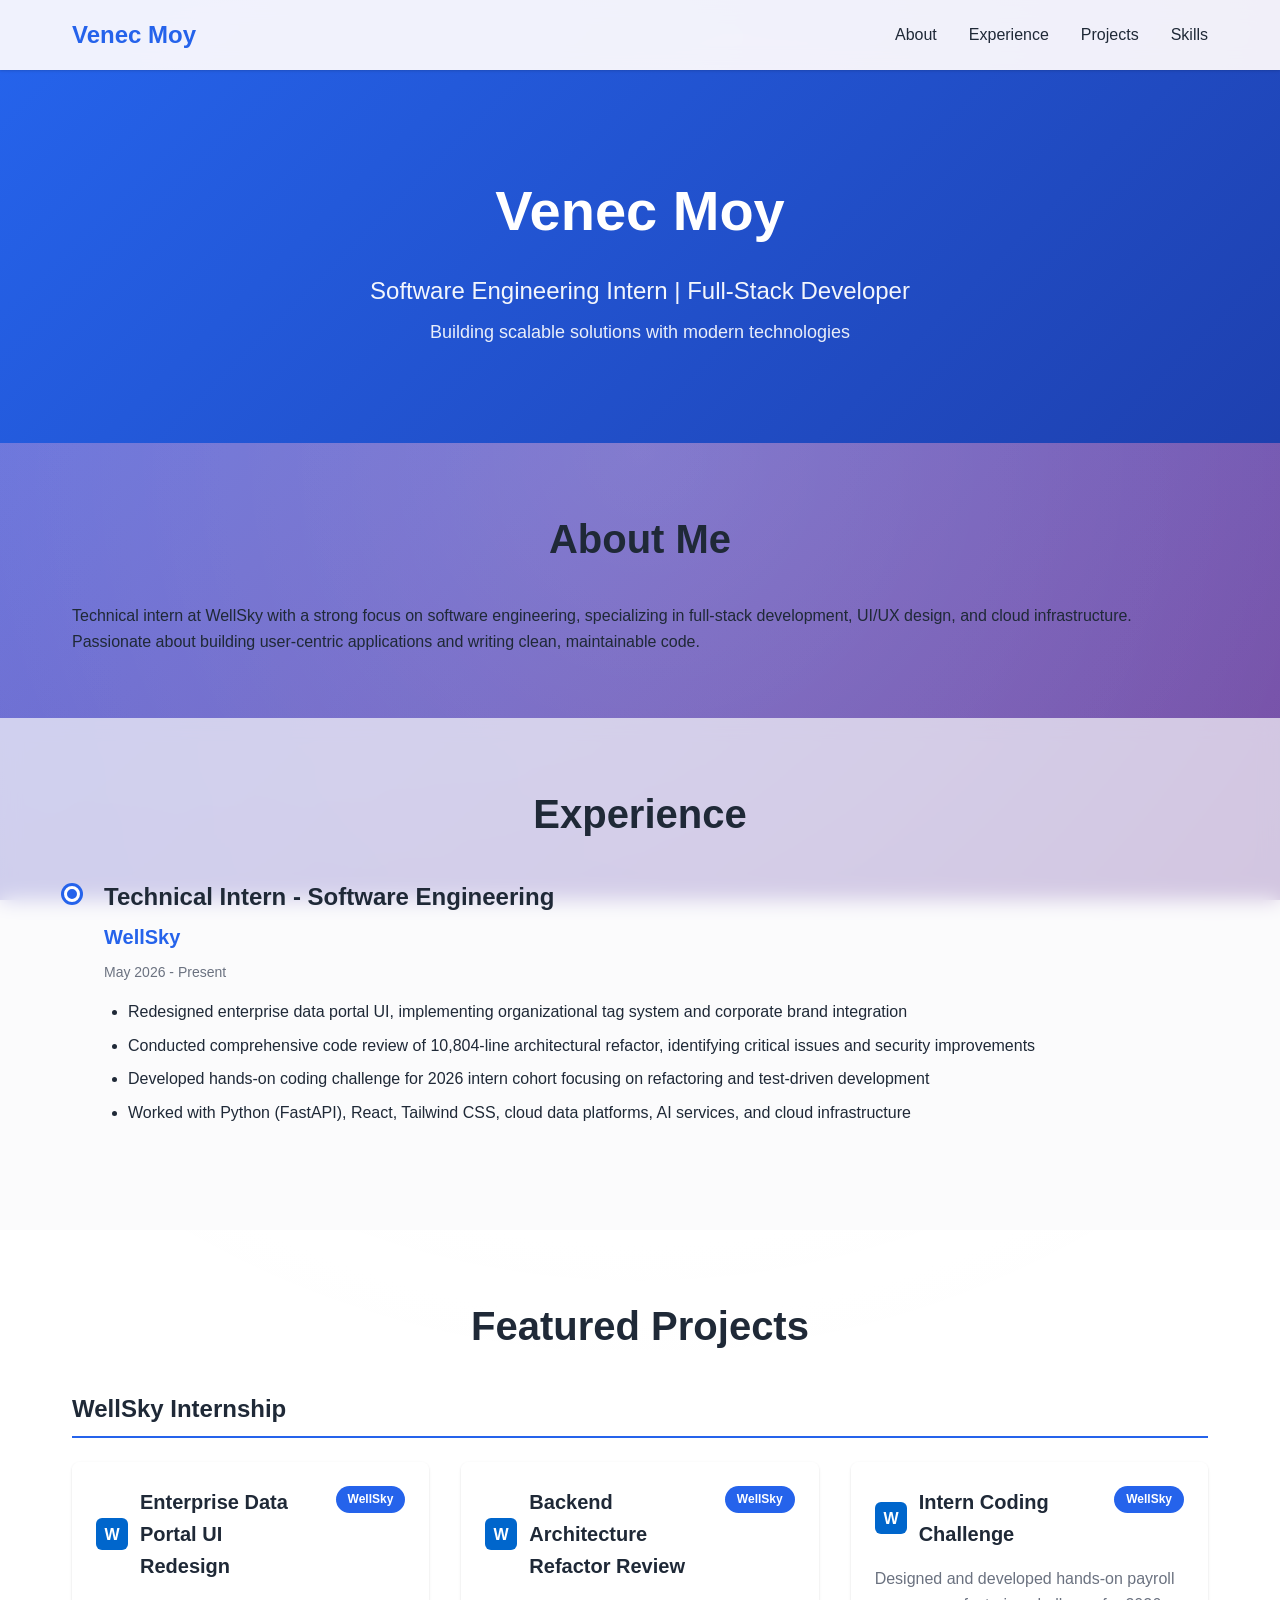
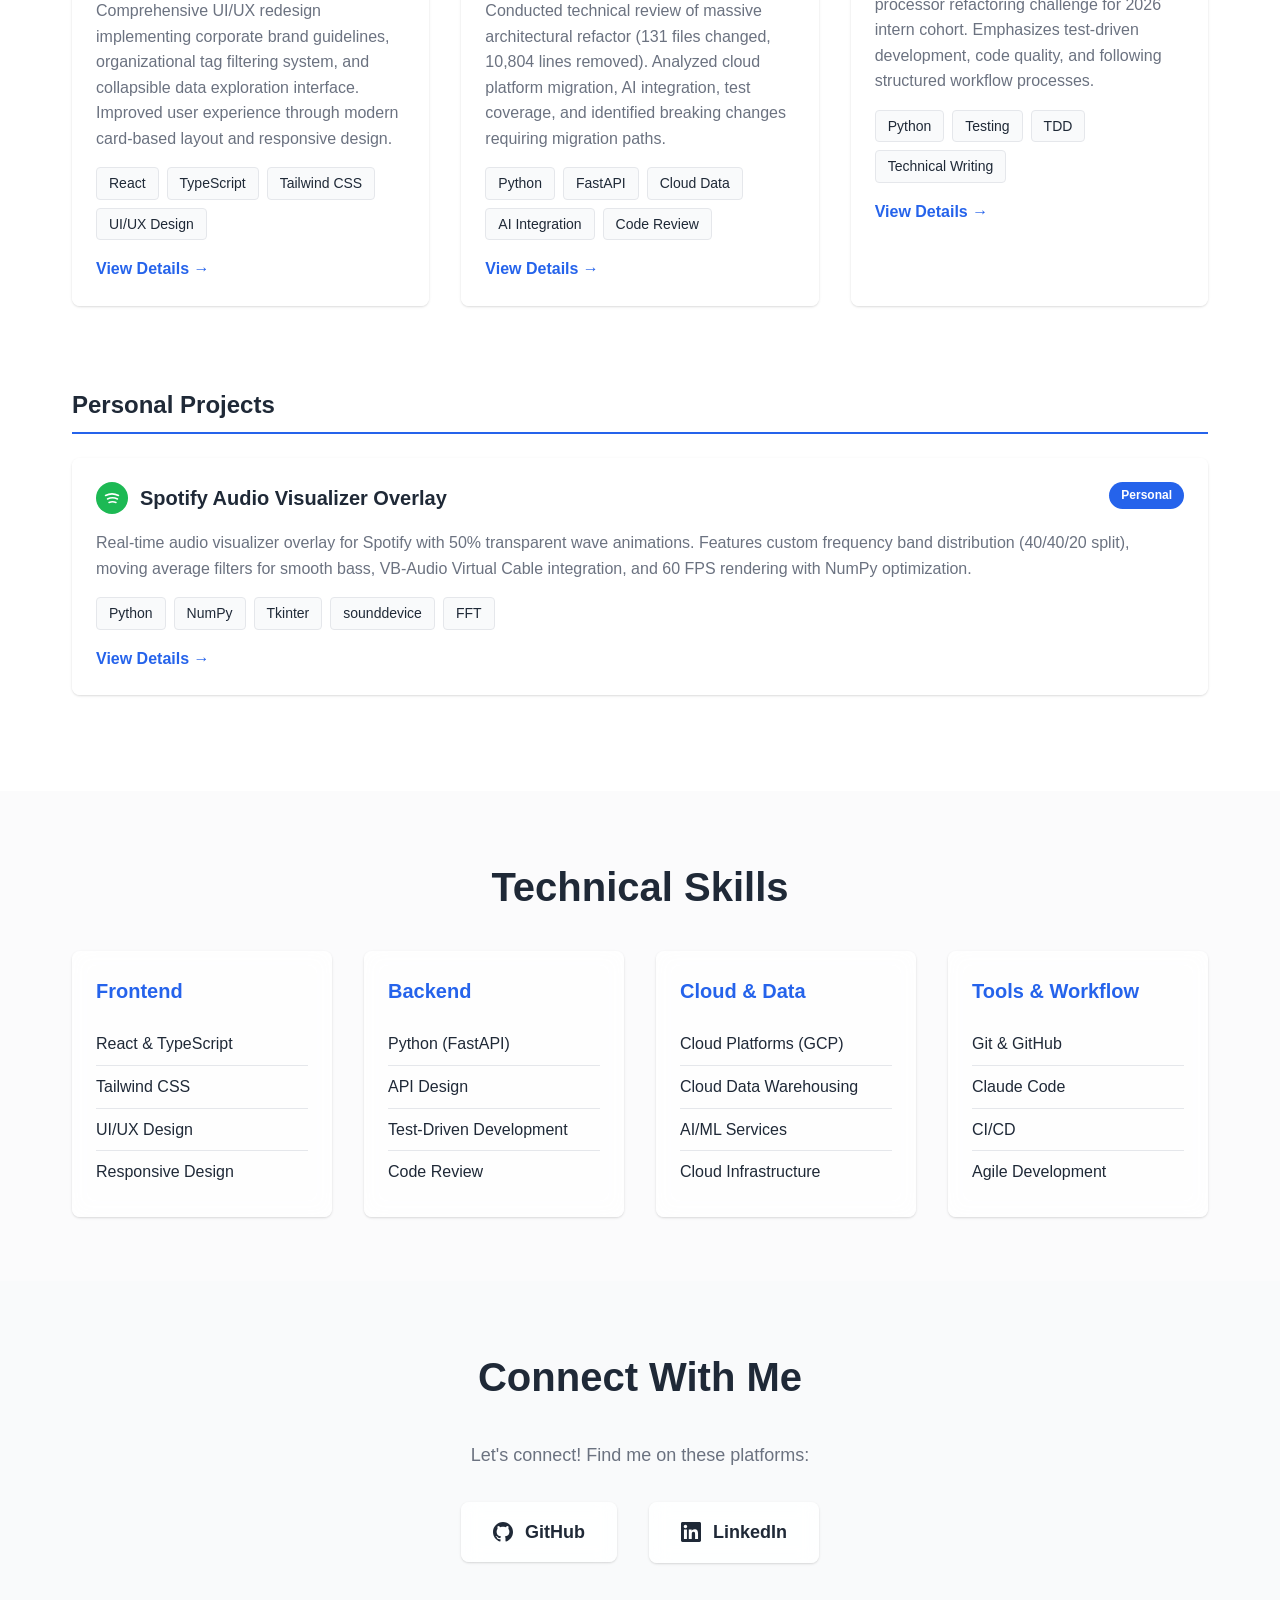
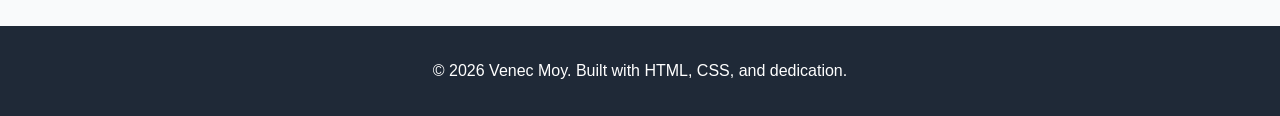
<file: index.html>
<!DOCTYPE html>
<html lang="en">
<head>
    <meta charset="UTF-8">
    <meta name="viewport" content="width=device-width, initial-scale=1.0">
    <title>Venec Moy - Software Engineering Portfolio</title>
    <link rel="stylesheet" href="styles.css">
</head>
<body>
    <div class="wave-backdrop"></div>

    <nav class="navbar">
        <div class="container">
            <h1 class="logo">Venec Moy</h1>
            <ul class="nav-links">
                <li><a href="#about">About</a></li>
                <li><a href="#experience">Experience</a></li>
                <li><a href="#projects">Projects</a></li>
                <li><a href="#skills">Skills</a></li>
            </ul>
        </div>
    </nav>

    <header class="hero">
        <div class="container">
            <h1>Venec Moy</h1>
            <p class="subtitle">Software Engineering Intern | Full-Stack Developer</p>
            <p class="tagline">Building scalable solutions with modern technologies</p>
        </div>
    </header>

    <section id="about" class="section">
        <div class="container">
            <h2>About Me</h2>
            <p>
                Technical intern at WellSky with a strong focus on software engineering,
                specializing in full-stack development, UI/UX design, and cloud infrastructure.
                Passionate about building user-centric applications and writing clean, maintainable code.
            </p>
        </div>
    </section>

    <section id="experience" class="section bg-light">
        <div class="container">
            <h2>Experience</h2>
            <div class="timeline">
                <div class="timeline-item">
                    <div class="timeline-dot"></div>
                    <div class="timeline-content">
                        <h3>Technical Intern - Software Engineering</h3>
                        <h4>WellSky</h4>
                        <p class="date">May 2026 - Present</p>
                        <ul>
                            <li>Redesigned enterprise data portal UI, implementing organizational tag system and corporate brand integration</li>
                            <li>Conducted comprehensive code review of 10,804-line architectural refactor, identifying critical issues and security improvements</li>
                            <li>Developed hands-on coding challenge for 2026 intern cohort focusing on refactoring and test-driven development</li>
                            <li>Worked with Python (FastAPI), React, Tailwind CSS, cloud data platforms, AI services, and cloud infrastructure</li>
                        </ul>
                    </div>
                </div>
            </div>
        </div>
    </section>

    <section id="projects" class="section">
        <div class="container">
            <h2>Featured Projects</h2>

            <!-- WellSky Projects -->
            <h3 class="project-category-title">WellSky Internship</h3>
            <div class="projects-grid-compact">

                <div class="project-card">
                    <div class="project-header">
                        <div class="project-title-with-logo">
                            <img src="images/logos/wellsky-logo.svg" alt="WellSky" class="project-logo">
                            <h3>Enterprise Data Portal UI Redesign</h3>
                        </div>
                        <span class="project-tag">WellSky</span>
                    </div>
                    <p class="project-description">
                        Comprehensive UI/UX redesign implementing corporate brand guidelines, organizational tag filtering system,
                        and collapsible data exploration interface. Improved user experience through modern card-based layout
                        and responsive design.
                    </p>
                    <div class="tech-stack">
                        <span class="tech-tag">React</span>
                        <span class="tech-tag">TypeScript</span>
                        <span class="tech-tag">Tailwind CSS</span>
                        <span class="tech-tag">UI/UX Design</span>
                    </div>
                    <a href="projects/data-portal-redesign.html" class="project-link">View Details →</a>
                </div>

                <div class="project-card">
                    <div class="project-header">
                        <div class="project-title-with-logo">
                            <img src="images/logos/wellsky-logo.svg" alt="WellSky" class="project-logo">
                            <h3>Backend Architecture Refactor Review</h3>
                        </div>
                        <span class="project-tag">WellSky</span>
                    </div>
                    <p class="project-description">
                        Conducted technical review of massive architectural refactor (131 files changed, 10,804 lines removed).
                        Analyzed cloud platform migration, AI integration, test coverage, and identified breaking changes
                        requiring migration paths.
                    </p>
                    <div class="tech-stack">
                        <span class="tech-tag">Python</span>
                        <span class="tech-tag">FastAPI</span>
                        <span class="tech-tag">Cloud Data</span>
                        <span class="tech-tag">AI Integration</span>
                        <span class="tech-tag">Code Review</span>
                    </div>
                    <a href="projects/data-formulator-review.html" class="project-link">View Details →</a>
                </div>

                <div class="project-card">
                    <div class="project-header">
                        <div class="project-title-with-logo">
                            <img src="images/logos/wellsky-logo.svg" alt="WellSky" class="project-logo">
                            <h3>Intern Coding Challenge</h3>
                        </div>
                        <span class="project-tag">WellSky</span>
                    </div>
                    <p class="project-description">
                        Designed and developed hands-on payroll processor refactoring challenge for 2026 intern cohort.
                        Emphasizes test-driven development, code quality, and following structured workflow processes.
                    </p>
                    <div class="tech-stack">
                        <span class="tech-tag">Python</span>
                        <span class="tech-tag">Testing</span>
                        <span class="tech-tag">TDD</span>
                        <span class="tech-tag">Technical Writing</span>
                    </div>
                    <a href="projects/intern-quiz.html" class="project-link">View Details →</a>
                </div>

            </div>

            <!-- Personal Projects -->
            <h3 class="project-category-title">Personal Projects</h3>
            <div class="projects-grid-compact">

                <div class="project-card">
                    <div class="project-header">
                        <div class="project-title-with-logo">
                            <img src="images/logos/spotify-logo.svg" alt="Spotify" class="project-logo">
                            <h3>Spotify Audio Visualizer Overlay</h3>
                        </div>
                        <span class="project-tag">Personal</span>
                    </div>
                    <p class="project-description">
                        Real-time audio visualizer overlay for Spotify with 50% transparent wave animations.
                        Features custom frequency band distribution (40/40/20 split), moving average filters for smooth bass,
                        VB-Audio Virtual Cable integration, and 60 FPS rendering with NumPy optimization.
                    </p>
                    <div class="tech-stack">
                        <span class="tech-tag">Python</span>
                        <span class="tech-tag">NumPy</span>
                        <span class="tech-tag">Tkinter</span>
                        <span class="tech-tag">sounddevice</span>
                        <span class="tech-tag">FFT</span>
                    </div>
                    <a href="projects/spotify-visualizer.html" class="project-link">View Details →</a>
                </div>

            </div>
        </div>
    </section>

    <section id="skills" class="section bg-light">
        <div class="container">
            <h2>Technical Skills</h2>
            <div class="skills-grid">
                <div class="skill-category">
                    <h3>Frontend</h3>
                    <ul>
                        <li>React & TypeScript</li>
                        <li>Tailwind CSS</li>
                        <li>UI/UX Design</li>
                        <li>Responsive Design</li>
                    </ul>
                </div>
                <div class="skill-category">
                    <h3>Backend</h3>
                    <ul>
                        <li>Python (FastAPI)</li>
                        <li>API Design</li>
                        <li>Test-Driven Development</li>
                        <li>Code Review</li>
                    </ul>
                </div>
                <div class="skill-category">
                    <h3>Cloud & Data</h3>
                    <ul>
                        <li>Cloud Platforms (GCP)</li>
                        <li>Cloud Data Warehousing</li>
                        <li>AI/ML Services</li>
                        <li>Cloud Infrastructure</li>
                    </ul>
                </div>
                <div class="skill-category">
                    <h3>Tools & Workflow</h3>
                    <ul>
                        <li>Git & GitHub</li>
                        <li>Claude Code</li>
                        <li>CI/CD</li>
                        <li>Agile Development</li>
                    </ul>
                </div>
            </div>
        </div>
    </section>

    <!-- Connect Section -->
    <section id="connect" class="section connect-section">
        <div class="container">
            <h2 class="section-title">Connect With Me</h2>
            <p class="connect-intro">Let's connect! Find me on these platforms:</p>
            <div class="social-links">
                <a href="https://github.com/venecsmoy" target="_blank" rel="noopener noreferrer" class="social-link">
                    <svg class="social-icon" viewBox="0 0 24 24" fill="currentColor">
                        <path d="M12 0c-6.626 0-12 5.373-12 12 0 5.302 3.438 9.8 8.207 11.387.599.111.793-.261.793-.577v-2.234c-3.338.726-4.033-1.416-4.033-1.416-.546-1.387-1.333-1.756-1.333-1.756-1.089-.745.083-.729.083-.729 1.205.084 1.839 1.237 1.839 1.237 1.07 1.834 2.807 1.304 3.492.997.107-.775.418-1.305.762-1.604-2.665-.305-5.467-1.334-5.467-5.931 0-1.311.469-2.381 1.236-3.221-.124-.303-.535-1.524.117-3.176 0 0 1.008-.322 3.301 1.23.957-.266 1.983-.399 3.003-.404 1.02.005 2.047.138 3.006.404 2.291-1.552 3.297-1.23 3.297-1.23.653 1.653.242 2.874.118 3.176.77.84 1.235 1.911 1.235 3.221 0 4.609-2.807 5.624-5.479 5.921.43.372.823 1.102.823 2.222v3.293c0 .319.192.694.801.576 4.765-1.589 8.199-6.086 8.199-11.386 0-6.627-5.373-12-12-12z"/>
                    </svg>
                    <span>GitHub</span>
                </a>
                <a href="https://www.linkedin.com/in/venec-moy" target="_blank" rel="noopener noreferrer" class="social-link">
                    <svg class="social-icon" viewBox="0 0 24 24" fill="currentColor">
                        <path d="M20.447 20.452h-3.554v-5.569c0-1.328-.027-3.037-1.852-3.037-1.853 0-2.136 1.445-2.136 2.939v5.667H9.351V9h3.414v1.561h.046c.477-.9 1.637-1.85 3.37-1.85 3.601 0 4.267 2.37 4.267 5.455v6.286zM5.337 7.433c-1.144 0-2.063-.926-2.063-2.065 0-1.138.92-2.063 2.063-2.063 1.14 0 2.064.925 2.064 2.063 0 1.139-.925 2.065-2.064 2.065zm1.782 13.019H3.555V9h3.564v11.452zM22.225 0H1.771C.792 0 0 .774 0 1.729v20.542C0 23.227.792 24 1.771 24h20.451C23.2 24 24 23.227 24 22.271V1.729C24 .774 23.2 0 22.222 0h.003z"/>
                    </svg>
                    <span>LinkedIn</span>
                </a>
            </div>
        </div>
    </section>

    <footer class="footer">
        <div class="container">
            <p>&copy; 2026 Venec Moy. Built with HTML, CSS, and dedication.</p>
        </div>
    </footer>
</body>
</html>
</file>
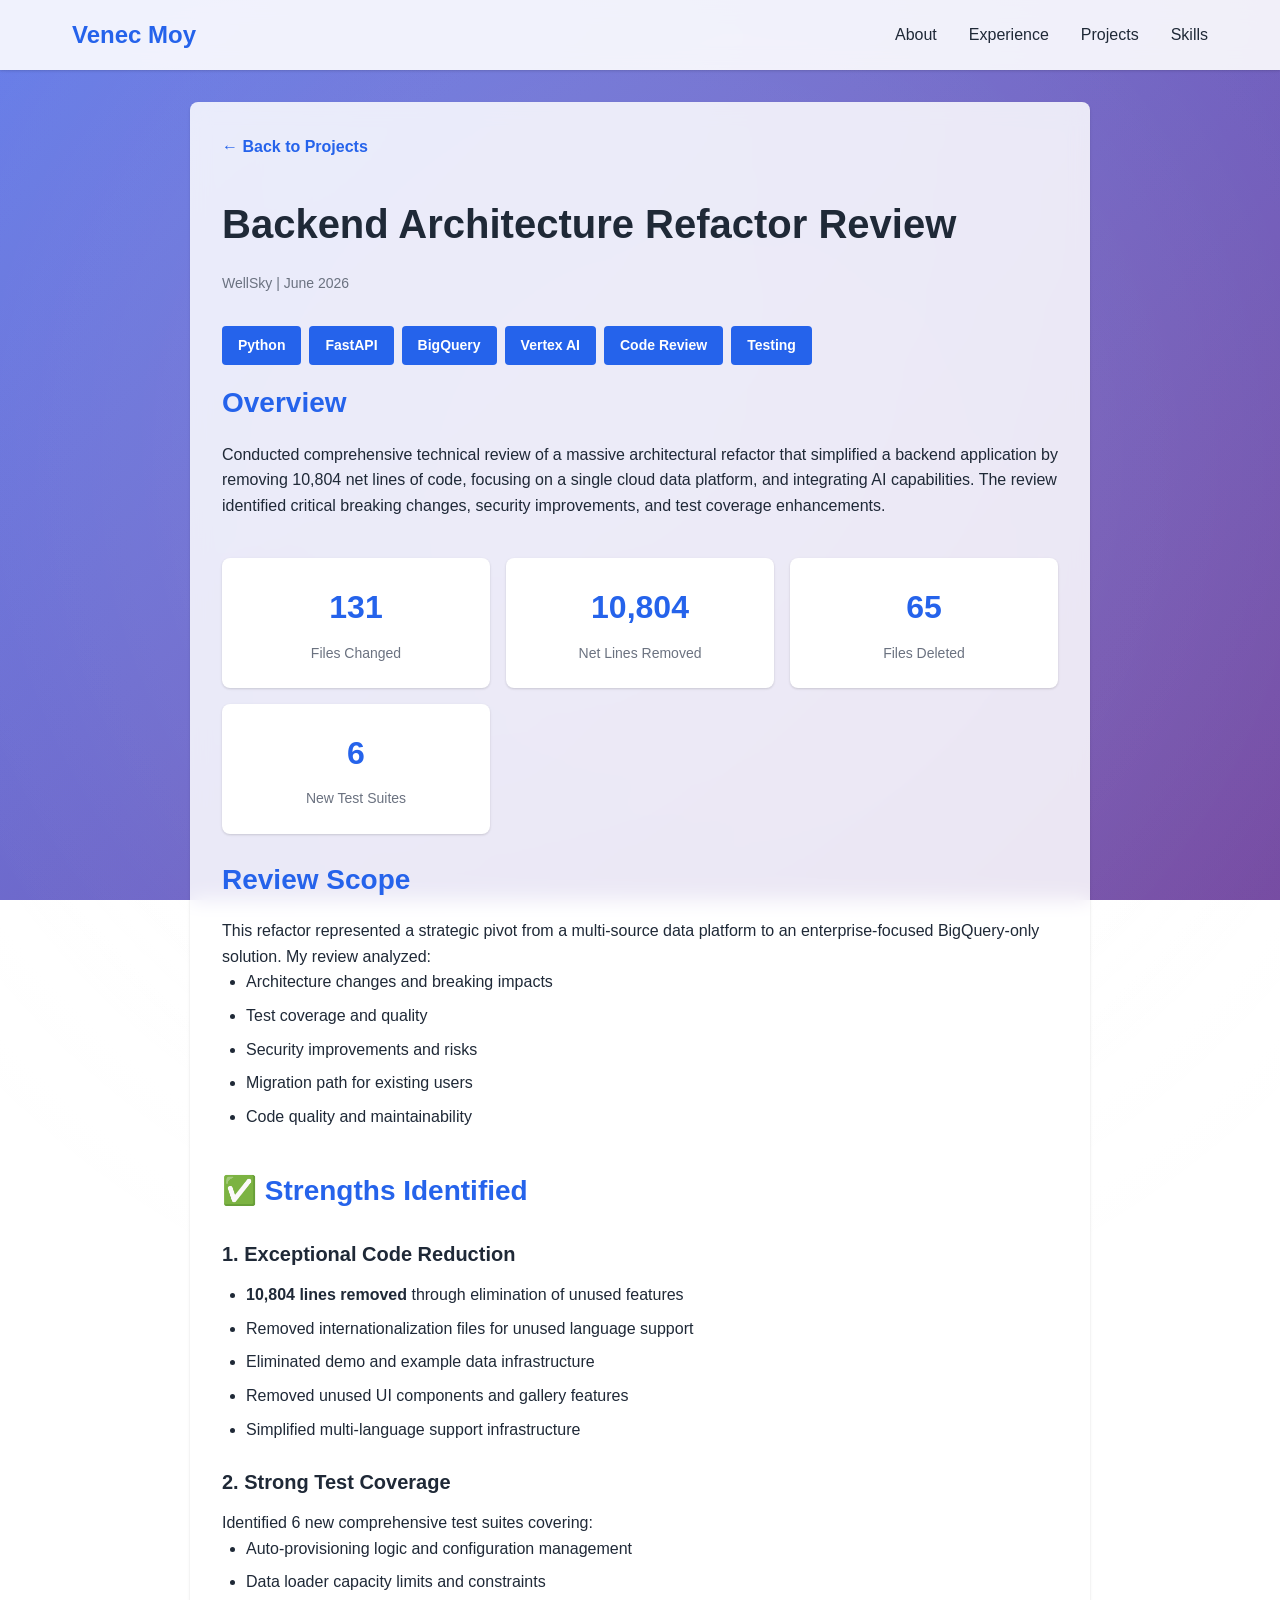
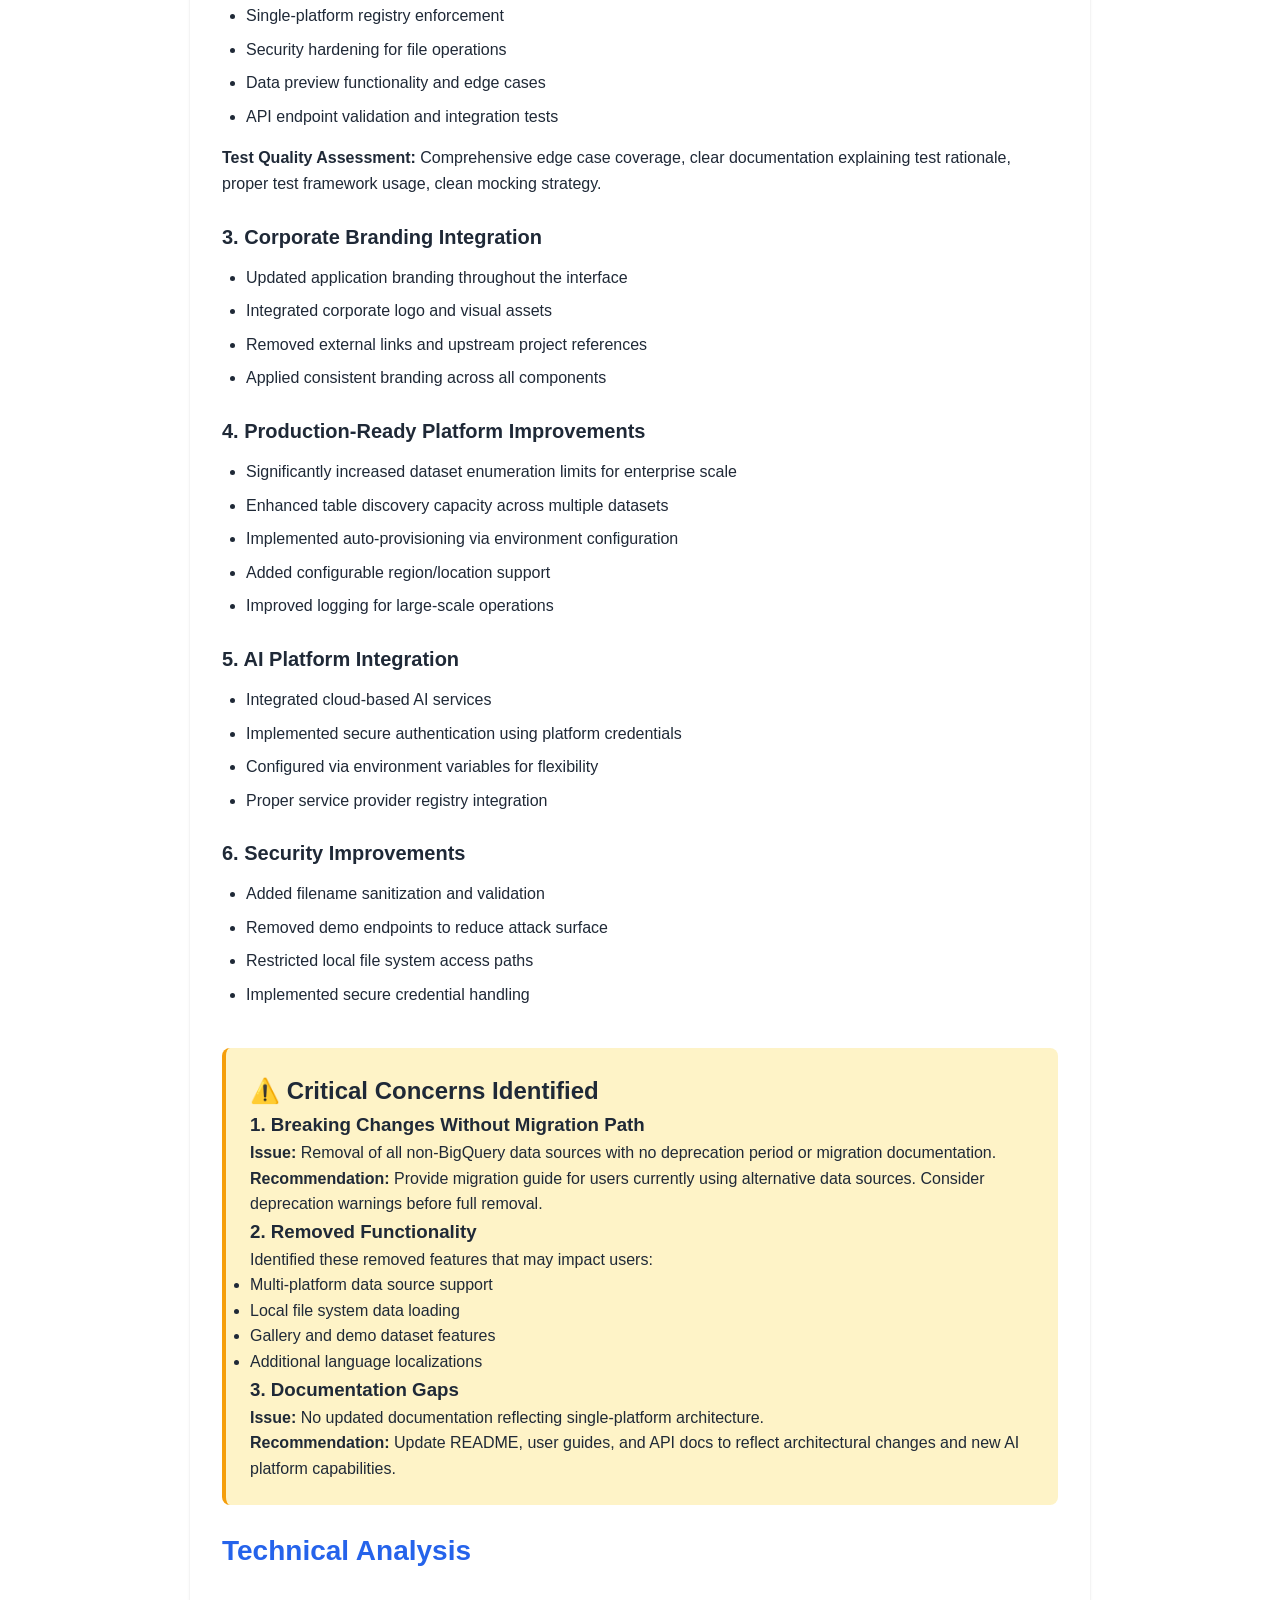
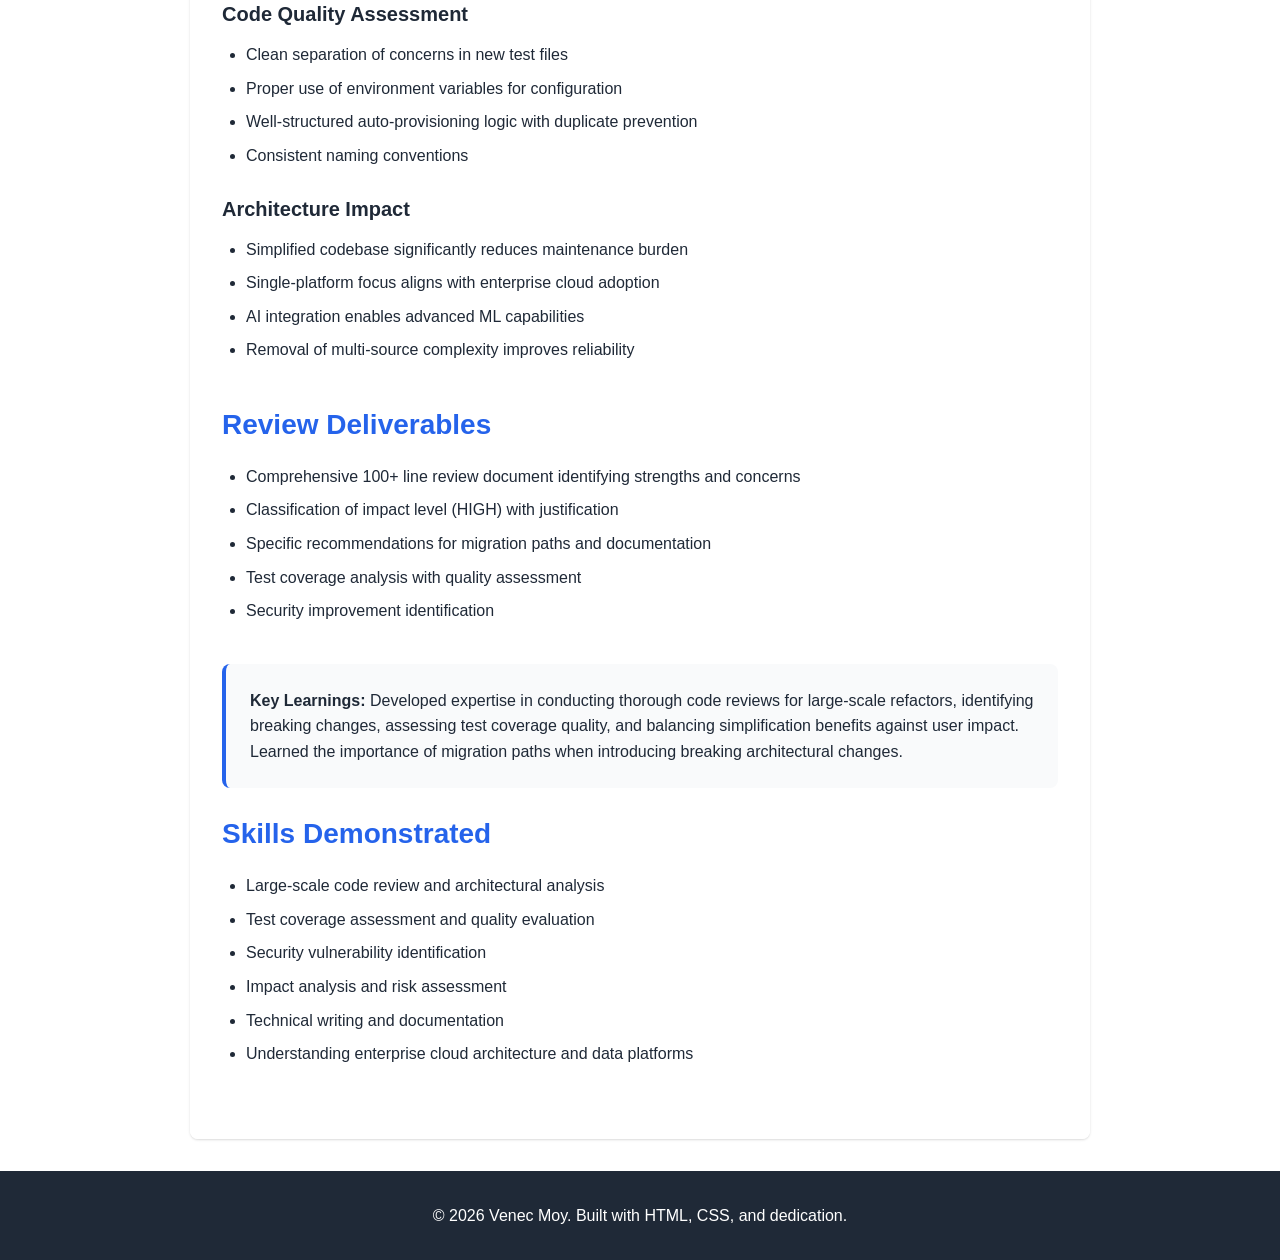
<file: projects/data-formulator-review.html>
<!DOCTYPE html>
<html lang="en">
<head>
    <meta charset="UTF-8">
    <meta name="viewport" content="width=device-width, initial-scale=1.0">
    <title>Backend Architecture Refactor Review - Venec Moy</title>
    <link rel="stylesheet" href="../styles.css">
    <style>
        .project-detail {
            max-width: 900px;
            margin: 2rem auto;
            padding: 2rem;
            background: rgba(255, 255, 255, 0.85);
            backdrop-filter: blur(10px);
            border-radius: 0.5rem;
            box-shadow: var(--card-shadow);
        }
        .back-link {
            display: inline-block;
            margin-bottom: 2rem;
            color: var(--primary-color);
            text-decoration: none;
            font-weight: 600;
        }
        .back-link:hover {
            color: var(--secondary-color);
        }
        .project-detail h1 {
            font-size: 2.5rem;
            margin-bottom: 1rem;
            color: var(--text-color);
        }
        .meta-info {
            color: var(--text-light);
            margin-bottom: 2rem;
            font-size: 0.875rem;
        }
        .section-block {
            margin-bottom: 2.5rem;
        }
        .section-block h2 {
            font-size: 1.75rem;
            margin-bottom: 1rem;
            color: var(--primary-color);
            text-align: left;
        }
        .section-block h3 {
            font-size: 1.25rem;
            margin-top: 1.5rem;
            margin-bottom: 0.75rem;
            color: var(--text-color);
        }
        .section-block ul {
            margin-left: 1.5rem;
            margin-bottom: 1rem;
        }
        .section-block li {
            margin-bottom: 0.5rem;
            line-height: 1.6;
        }
        .highlight-box {
            background-color: var(--bg-light);
            padding: 1.5rem;
            border-radius: 0.5rem;
            border-left: 4px solid var(--primary-color);
            margin: 1.5rem 0;
        }
        .warning-box {
            background-color: #fef3c7;
            padding: 1.5rem;
            border-radius: 0.5rem;
            border-left: 4px solid #f59e0b;
            margin: 1.5rem 0;
        }
        .tech-stack-large {
            display: flex;
            flex-wrap: wrap;
            gap: 0.5rem;
            margin: 1rem 0;
        }
        .tech-tag-large {
            background-color: var(--primary-color);
            color: white;
            padding: 0.5rem 1rem;
            border-radius: 0.25rem;
            font-size: 0.875rem;
            font-weight: 600;
        }
        .stats-grid {
            display: grid;
            grid-template-columns: repeat(auto-fit, minmax(200px, 1fr));
            gap: 1rem;
            margin: 1.5rem 0;
        }
        .stat-card {
            background: white;
            padding: 1.5rem;
            border-radius: 0.5rem;
            box-shadow: var(--card-shadow);
            text-align: center;
        }
        .stat-number {
            font-size: 2rem;
            font-weight: 700;
            color: var(--primary-color);
        }
        .stat-label {
            color: var(--text-light);
            font-size: 0.875rem;
            margin-top: 0.5rem;
        }
        code {
            background-color: var(--bg-light);
            padding: 0.125rem 0.375rem;
            border-radius: 0.25rem;
            font-family: 'Courier New', monospace;
            font-size: 0.875rem;
        }
    </style>
</head>
<body>
    <div class="wave-backdrop"></div>

    <nav class="navbar">
        <div class="container">
            <h1 class="logo">Venec Moy</h1>
            <ul class="nav-links">
                <li><a href="../index.html#about">About</a></li>
                <li><a href="../index.html#experience">Experience</a></li>
                <li><a href="../index.html#projects">Projects</a></li>
                <li><a href="../index.html#skills">Skills</a></li>
            </ul>
        </div>
    </nav>

    <div class="project-detail">
        <a href="../index.html#projects" class="back-link">← Back to Projects</a>

        <h1>Backend Architecture Refactor Review</h1>
        <div class="meta-info">
            WellSky | June 2026
        </div>

        <div class="tech-stack-large">
            <span class="tech-tag-large">Python</span>
            <span class="tech-tag-large">FastAPI</span>
            <span class="tech-tag-large">BigQuery</span>
            <span class="tech-tag-large">Vertex AI</span>
            <span class="tech-tag-large">Code Review</span>
            <span class="tech-tag-large">Testing</span>
        </div>

        <div class="section-block">
            <h2>Overview</h2>
            <p>
                Conducted comprehensive technical review of a massive architectural refactor that simplified
                a backend application by removing 10,804 net lines of code, focusing on a single
                cloud data platform, and integrating AI capabilities. The review identified critical breaking changes,
                security improvements, and test coverage enhancements.
            </p>
        </div>

        <div class="stats-grid">
            <div class="stat-card">
                <div class="stat-number">131</div>
                <div class="stat-label">Files Changed</div>
            </div>
            <div class="stat-card">
                <div class="stat-number">10,804</div>
                <div class="stat-label">Net Lines Removed</div>
            </div>
            <div class="stat-card">
                <div class="stat-number">65</div>
                <div class="stat-label">Files Deleted</div>
            </div>
            <div class="stat-card">
                <div class="stat-number">6</div>
                <div class="stat-label">New Test Suites</div>
            </div>
        </div>

        <div class="section-block">
            <h2>Review Scope</h2>
            <p>
                This refactor represented a strategic pivot from a multi-source data platform to an
                enterprise-focused BigQuery-only solution. My review analyzed:
            </p>
            <ul>
                <li>Architecture changes and breaking impacts</li>
                <li>Test coverage and quality</li>
                <li>Security improvements and risks</li>
                <li>Migration path for existing users</li>
                <li>Code quality and maintainability</li>
            </ul>
        </div>

        <div class="section-block">
            <h2>✅ Strengths Identified</h2>

            <h3>1. Exceptional Code Reduction</h3>
            <ul>
                <li><strong>10,804 lines removed</strong> through elimination of unused features</li>
                <li>Removed internationalization files for unused language support</li>
                <li>Eliminated demo and example data infrastructure</li>
                <li>Removed unused UI components and gallery features</li>
                <li>Simplified multi-language support infrastructure</li>
            </ul>

            <h3>2. Strong Test Coverage</h3>
            <p>Identified 6 new comprehensive test suites covering:</p>
            <ul>
                <li>Auto-provisioning logic and configuration management</li>
                <li>Data loader capacity limits and constraints</li>
                <li>Single-platform registry enforcement</li>
                <li>Security hardening for file operations</li>
                <li>Data preview functionality and edge cases</li>
                <li>API endpoint validation and integration tests</li>
            </ul>
            <p>
                <strong>Test Quality Assessment:</strong> Comprehensive edge case coverage, clear documentation
                explaining test rationale, proper test framework usage, clean mocking strategy.
            </p>

            <h3>3. Corporate Branding Integration</h3>
            <ul>
                <li>Updated application branding throughout the interface</li>
                <li>Integrated corporate logo and visual assets</li>
                <li>Removed external links and upstream project references</li>
                <li>Applied consistent branding across all components</li>
            </ul>

            <h3>4. Production-Ready Platform Improvements</h3>
            <ul>
                <li>Significantly increased dataset enumeration limits for enterprise scale</li>
                <li>Enhanced table discovery capacity across multiple datasets</li>
                <li>Implemented auto-provisioning via environment configuration</li>
                <li>Added configurable region/location support</li>
                <li>Improved logging for large-scale operations</li>
            </ul>

            <h3>5. AI Platform Integration</h3>
            <ul>
                <li>Integrated cloud-based AI services</li>
                <li>Implemented secure authentication using platform credentials</li>
                <li>Configured via environment variables for flexibility</li>
                <li>Proper service provider registry integration</li>
            </ul>

            <h3>6. Security Improvements</h3>
            <ul>
                <li>Added filename sanitization and validation</li>
                <li>Removed demo endpoints to reduce attack surface</li>
                <li>Restricted local file system access paths</li>
                <li>Implemented secure credential handling</li>
            </ul>
        </div>

        <div class="warning-box">
            <h2 style="margin-top: 0;">⚠️ Critical Concerns Identified</h2>

            <h3>1. Breaking Changes Without Migration Path</h3>
            <p>
                <strong>Issue:</strong> Removal of all non-BigQuery data sources with no deprecation period
                or migration documentation.
            </p>
            <p>
                <strong>Recommendation:</strong> Provide migration guide for users currently using
                alternative data sources. Consider deprecation warnings before full removal.
            </p>

            <h3>2. Removed Functionality</h3>
            <p>Identified these removed features that may impact users:</p>
            <ul>
                <li>Multi-platform data source support</li>
                <li>Local file system data loading</li>
                <li>Gallery and demo dataset features</li>
                <li>Additional language localizations</li>
            </ul>

            <h3>3. Documentation Gaps</h3>
            <p>
                <strong>Issue:</strong> No updated documentation reflecting single-platform architecture.
            </p>
            <p>
                <strong>Recommendation:</strong> Update README, user guides, and API docs to reflect
                architectural changes and new AI platform capabilities.
            </p>
        </div>

        <div class="section-block">
            <h2>Technical Analysis</h2>

            <h3>Code Quality Assessment</h3>
            <ul>
                <li>Clean separation of concerns in new test files</li>
                <li>Proper use of environment variables for configuration</li>
                <li>Well-structured auto-provisioning logic with duplicate prevention</li>
                <li>Consistent naming conventions</li>
            </ul>

            <h3>Architecture Impact</h3>
            <ul>
                <li>Simplified codebase significantly reduces maintenance burden</li>
                <li>Single-platform focus aligns with enterprise cloud adoption</li>
                <li>AI integration enables advanced ML capabilities</li>
                <li>Removal of multi-source complexity improves reliability</li>
            </ul>
        </div>

        <div class="section-block">
            <h2>Review Deliverables</h2>
            <ul>
                <li>Comprehensive 100+ line review document identifying strengths and concerns</li>
                <li>Classification of impact level (HIGH) with justification</li>
                <li>Specific recommendations for migration paths and documentation</li>
                <li>Test coverage analysis with quality assessment</li>
                <li>Security improvement identification</li>
            </ul>
        </div>

        <div class="highlight-box">
            <strong>Key Learnings:</strong> Developed expertise in conducting thorough code reviews for
            large-scale refactors, identifying breaking changes, assessing test coverage quality, and
            balancing simplification benefits against user impact. Learned the importance of migration
            paths when introducing breaking architectural changes.
        </div>

        <div class="section-block">
            <h2>Skills Demonstrated</h2>
            <ul>
                <li>Large-scale code review and architectural analysis</li>
                <li>Test coverage assessment and quality evaluation</li>
                <li>Security vulnerability identification</li>
                <li>Impact analysis and risk assessment</li>
                <li>Technical writing and documentation</li>
                <li>Understanding enterprise cloud architecture and data platforms</li>
            </ul>
        </div>
    </div>

    <footer class="footer">
        <div class="container">
            <p>&copy; 2026 Venec Moy. Built with HTML, CSS, and dedication.</p>
        </div>
    </footer>
</body>
</html>
</file>
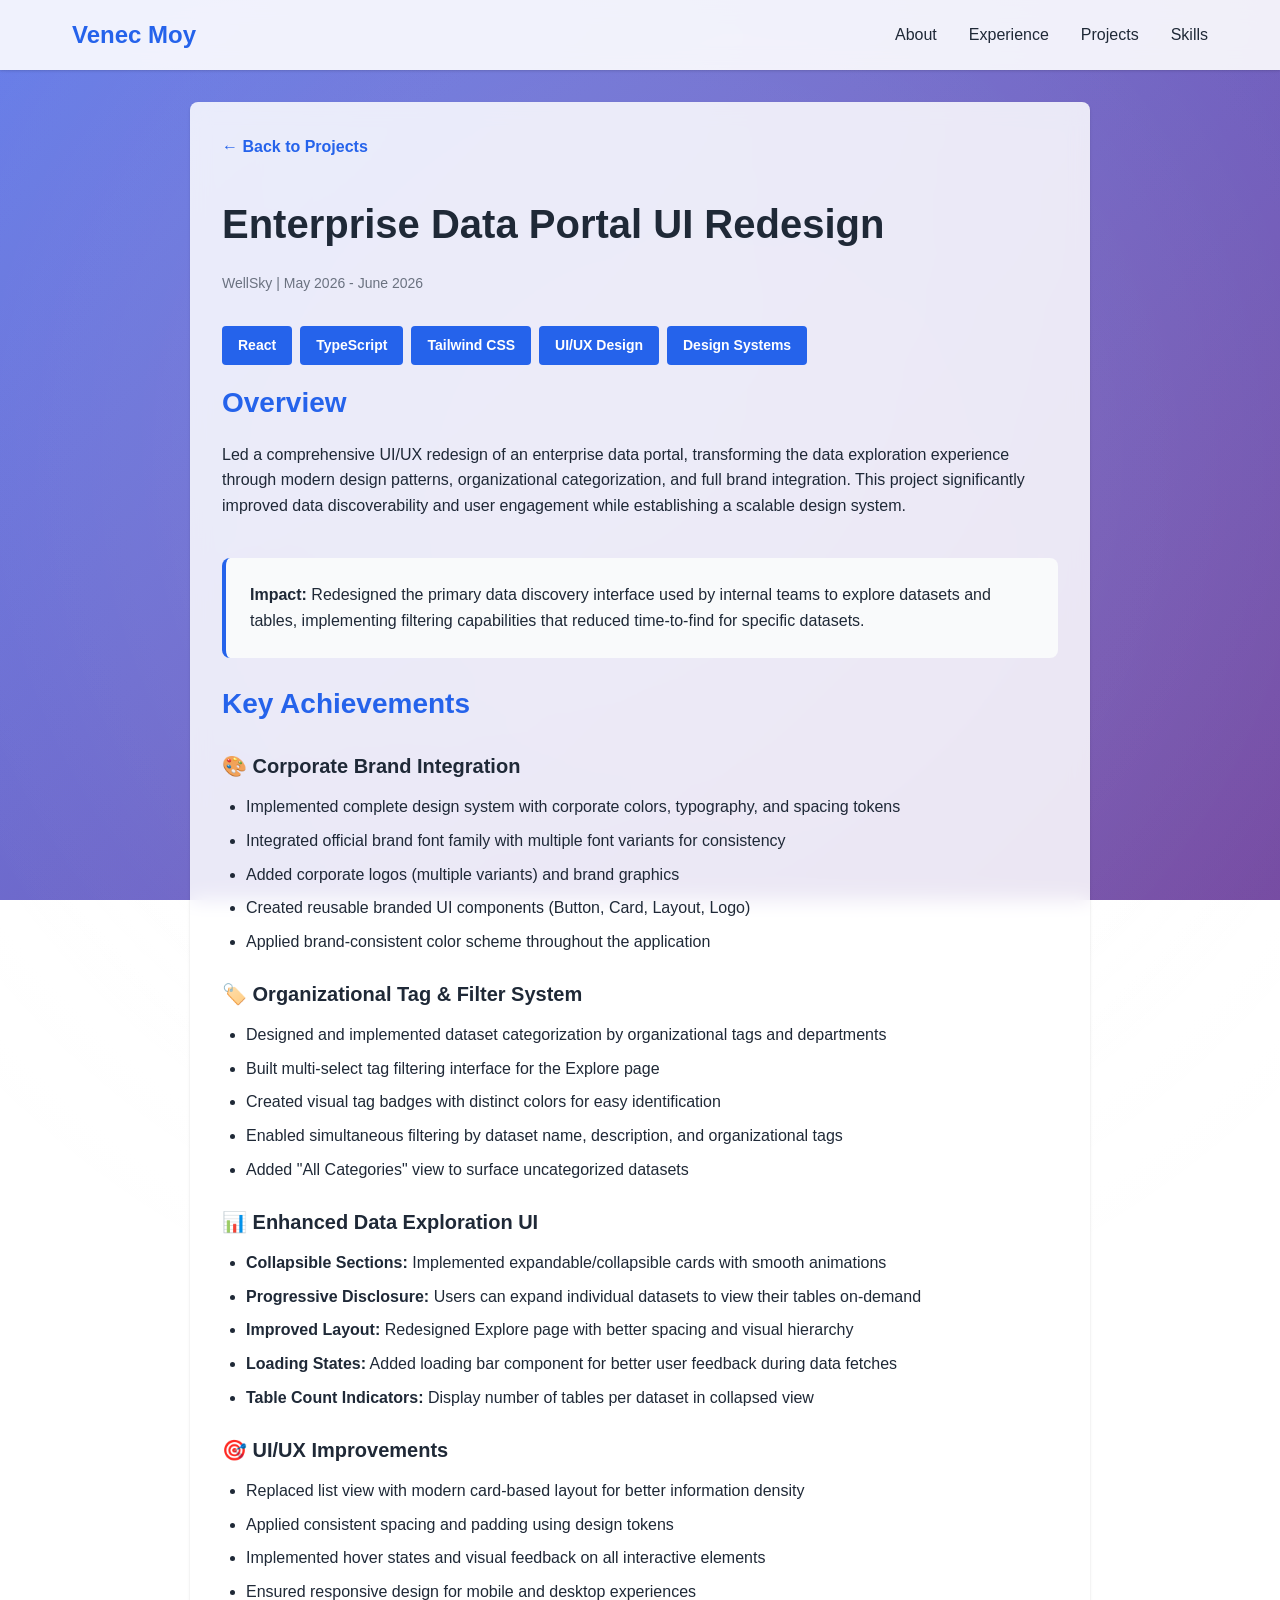
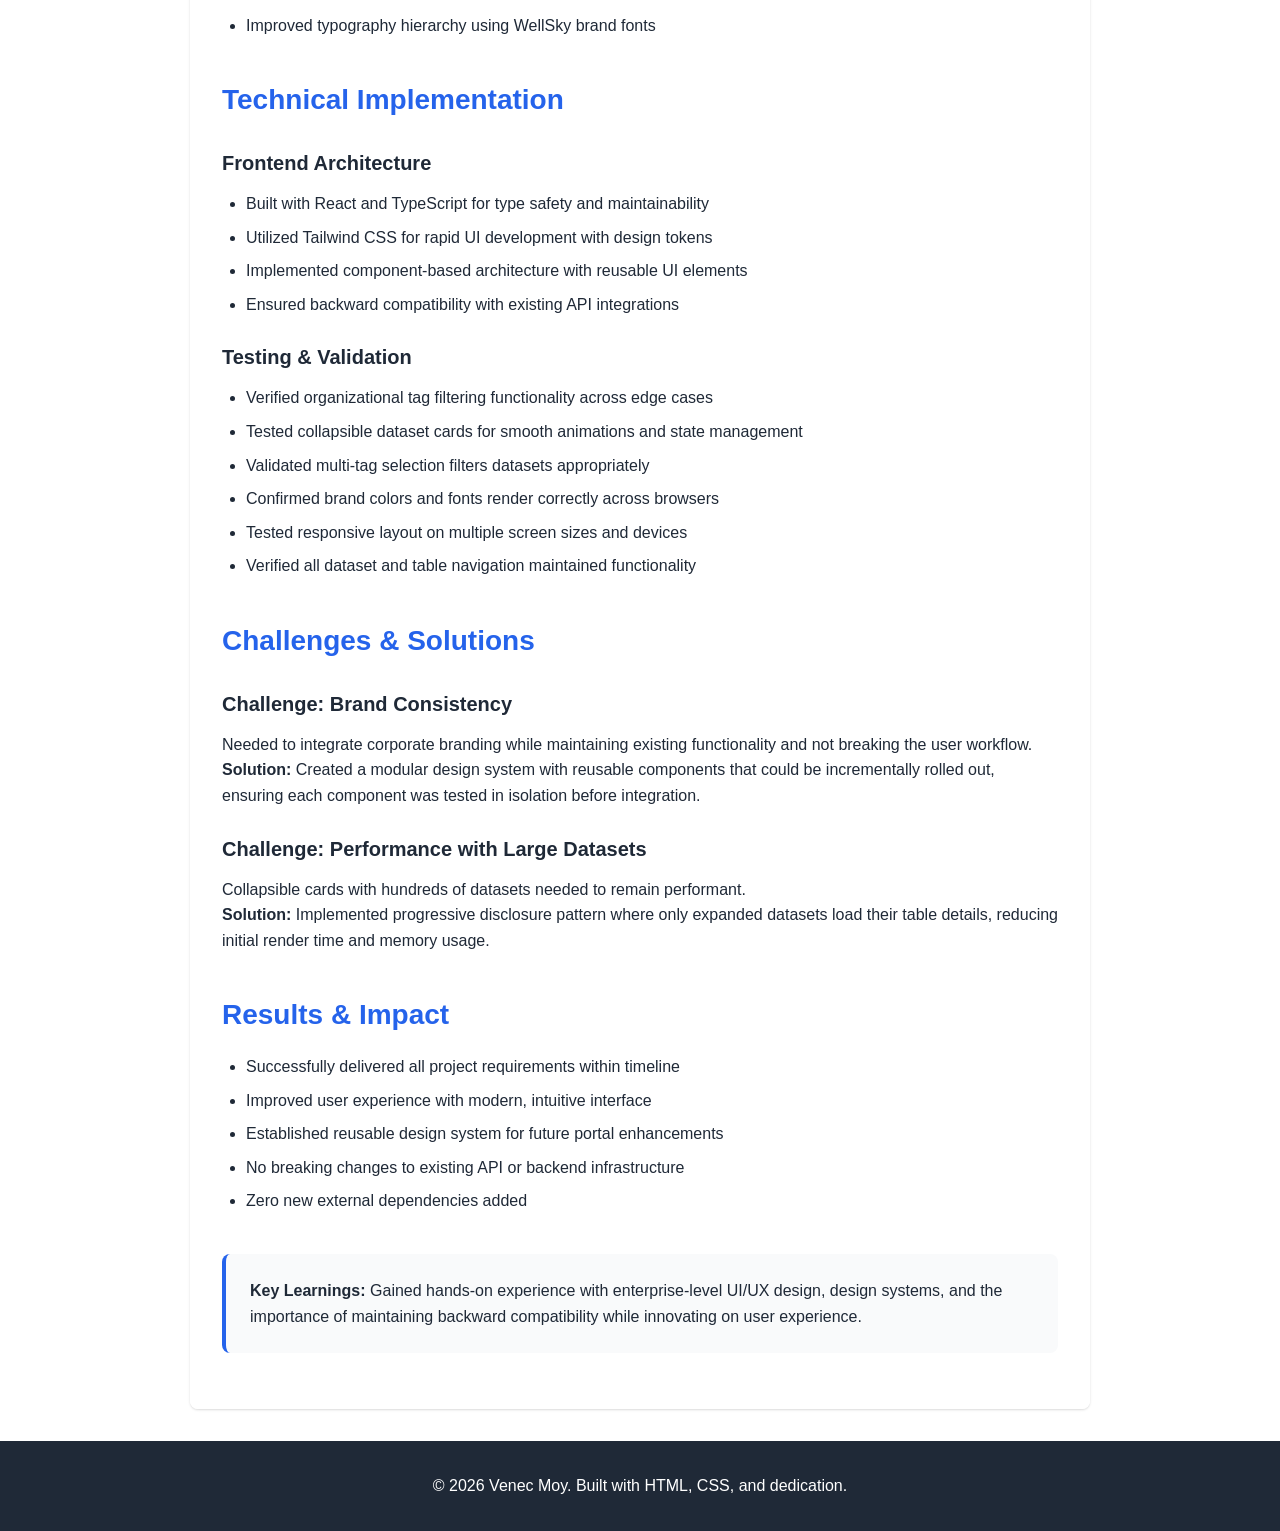
<file: projects/data-portal-redesign.html>
<!DOCTYPE html>
<html lang="en">
<head>
    <meta charset="UTF-8">
    <meta name="viewport" content="width=device-width, initial-scale=1.0">
    <title>Enterprise Data Portal Redesign - Venec Moy</title>
    <link rel="stylesheet" href="../styles.css">
    <style>
        .project-detail {
            max-width: 900px;
            margin: 2rem auto;
            padding: 2rem;
            background: rgba(255, 255, 255, 0.85);
            backdrop-filter: blur(10px);
            border-radius: 0.5rem;
            box-shadow: var(--card-shadow);
        }
        .back-link {
            display: inline-block;
            margin-bottom: 2rem;
            color: var(--primary-color);
            text-decoration: none;
            font-weight: 600;
        }
        .back-link:hover {
            color: var(--secondary-color);
        }
        .project-detail h1 {
            font-size: 2.5rem;
            margin-bottom: 1rem;
            color: var(--text-color);
        }
        .meta-info {
            color: var(--text-light);
            margin-bottom: 2rem;
            font-size: 0.875rem;
        }
        .section-block {
            margin-bottom: 2.5rem;
        }
        .section-block h2 {
            font-size: 1.75rem;
            margin-bottom: 1rem;
            color: var(--primary-color);
            text-align: left;
        }
        .section-block h3 {
            font-size: 1.25rem;
            margin-top: 1.5rem;
            margin-bottom: 0.75rem;
            color: var(--text-color);
        }
        .section-block ul {
            margin-left: 1.5rem;
            margin-bottom: 1rem;
        }
        .section-block li {
            margin-bottom: 0.5rem;
            line-height: 1.6;
        }
        .highlight-box {
            background-color: var(--bg-light);
            padding: 1.5rem;
            border-radius: 0.5rem;
            border-left: 4px solid var(--primary-color);
            margin: 1.5rem 0;
        }
        .tech-stack-large {
            display: flex;
            flex-wrap: wrap;
            gap: 0.5rem;
            margin: 1rem 0;
        }
        .tech-tag-large {
            background-color: var(--primary-color);
            color: white;
            padding: 0.5rem 1rem;
            border-radius: 0.25rem;
            font-size: 0.875rem;
            font-weight: 600;
        }
    </style>
</head>
<body>
    <div class="wave-backdrop"></div>

    <nav class="navbar">
        <div class="container">
            <h1 class="logo">Venec Moy</h1>
            <ul class="nav-links">
                <li><a href="../index.html#about">About</a></li>
                <li><a href="../index.html#experience">Experience</a></li>
                <li><a href="../index.html#projects">Projects</a></li>
                <li><a href="../index.html#skills">Skills</a></li>
            </ul>
        </div>
    </nav>

    <div class="project-detail">
        <a href="../index.html#projects" class="back-link">← Back to Projects</a>

        <h1>Enterprise Data Portal UI Redesign</h1>
        <div class="meta-info">
            WellSky | May 2026 - June 2026
        </div>

        <div class="tech-stack-large">
            <span class="tech-tag-large">React</span>
            <span class="tech-tag-large">TypeScript</span>
            <span class="tech-tag-large">Tailwind CSS</span>
            <span class="tech-tag-large">UI/UX Design</span>
            <span class="tech-tag-large">Design Systems</span>
        </div>

        <div class="section-block">
            <h2>Overview</h2>
            <p>
                Led a comprehensive UI/UX redesign of an enterprise data portal, transforming
                the data exploration experience through modern design patterns, organizational categorization,
                and full brand integration. This project significantly improved data discoverability and user
                engagement while establishing a scalable design system.
            </p>
        </div>

        <div class="highlight-box">
            <strong>Impact:</strong> Redesigned the primary data discovery interface used by internal teams
            to explore datasets and tables, implementing filtering capabilities that reduced time-to-find for
            specific datasets.
        </div>

        <div class="section-block">
            <h2>Key Achievements</h2>

            <h3>🎨 Corporate Brand Integration</h3>
            <ul>
                <li>Implemented complete design system with corporate colors, typography, and spacing tokens</li>
                <li>Integrated official brand font family with multiple font variants for consistency</li>
                <li>Added corporate logos (multiple variants) and brand graphics</li>
                <li>Created reusable branded UI components (Button, Card, Layout, Logo)</li>
                <li>Applied brand-consistent color scheme throughout the application</li>
            </ul>

            <h3>🏷️ Organizational Tag & Filter System</h3>
            <ul>
                <li>Designed and implemented dataset categorization by organizational tags and departments</li>
                <li>Built multi-select tag filtering interface for the Explore page</li>
                <li>Created visual tag badges with distinct colors for easy identification</li>
                <li>Enabled simultaneous filtering by dataset name, description, and organizational tags</li>
                <li>Added "All Categories" view to surface uncategorized datasets</li>
            </ul>

            <h3>📊 Enhanced Data Exploration UI</h3>
            <ul>
                <li><strong>Collapsible Sections:</strong> Implemented expandable/collapsible cards with smooth animations</li>
                <li><strong>Progressive Disclosure:</strong> Users can expand individual datasets to view their tables on-demand</li>
                <li><strong>Improved Layout:</strong> Redesigned Explore page with better spacing and visual hierarchy</li>
                <li><strong>Loading States:</strong> Added loading bar component for better user feedback during data fetches</li>
                <li><strong>Table Count Indicators:</strong> Display number of tables per dataset in collapsed view</li>
            </ul>

            <h3>🎯 UI/UX Improvements</h3>
            <ul>
                <li>Replaced list view with modern card-based layout for better information density</li>
                <li>Applied consistent spacing and padding using design tokens</li>
                <li>Implemented hover states and visual feedback on all interactive elements</li>
                <li>Ensured responsive design for mobile and desktop experiences</li>
                <li>Improved typography hierarchy using WellSky brand fonts</li>
            </ul>
        </div>

        <div class="section-block">
            <h2>Technical Implementation</h2>

            <h3>Frontend Architecture</h3>
            <ul>
                <li>Built with React and TypeScript for type safety and maintainability</li>
                <li>Utilized Tailwind CSS for rapid UI development with design tokens</li>
                <li>Implemented component-based architecture with reusable UI elements</li>
                <li>Ensured backward compatibility with existing API integrations</li>
            </ul>

            <h3>Testing & Validation</h3>
            <ul>
                <li>Verified organizational tag filtering functionality across edge cases</li>
                <li>Tested collapsible dataset cards for smooth animations and state management</li>
                <li>Validated multi-tag selection filters datasets appropriately</li>
                <li>Confirmed brand colors and fonts render correctly across browsers</li>
                <li>Tested responsive layout on multiple screen sizes and devices</li>
                <li>Verified all dataset and table navigation maintained functionality</li>
            </ul>
        </div>

        <div class="section-block">
            <h2>Challenges & Solutions</h2>

            <h3>Challenge: Brand Consistency</h3>
            <p>
                Needed to integrate corporate branding while maintaining existing functionality and not breaking
                the user workflow.
            </p>
            <p>
                <strong>Solution:</strong> Created a modular design system with reusable components that could
                be incrementally rolled out, ensuring each component was tested in isolation before integration.
            </p>

            <h3>Challenge: Performance with Large Datasets</h3>
            <p>
                Collapsible cards with hundreds of datasets needed to remain performant.
            </p>
            <p>
                <strong>Solution:</strong> Implemented progressive disclosure pattern where only expanded datasets
                load their table details, reducing initial render time and memory usage.
            </p>
        </div>

        <div class="section-block">
            <h2>Results & Impact</h2>
            <ul>
                <li>Successfully delivered all project requirements within timeline</li>
                <li>Improved user experience with modern, intuitive interface</li>
                <li>Established reusable design system for future portal enhancements</li>
                <li>No breaking changes to existing API or backend infrastructure</li>
                <li>Zero new external dependencies added</li>
            </ul>
        </div>

        <div class="highlight-box">
            <strong>Key Learnings:</strong> Gained hands-on experience with enterprise-level UI/UX design,
            design systems, and the importance of maintaining backward compatibility while innovating on user experience.
        </div>
    </div>

    <footer class="footer">
        <div class="container">
            <p>&copy; 2026 Venec Moy. Built with HTML, CSS, and dedication.</p>
        </div>
    </footer>
</body>
</html>
</file>
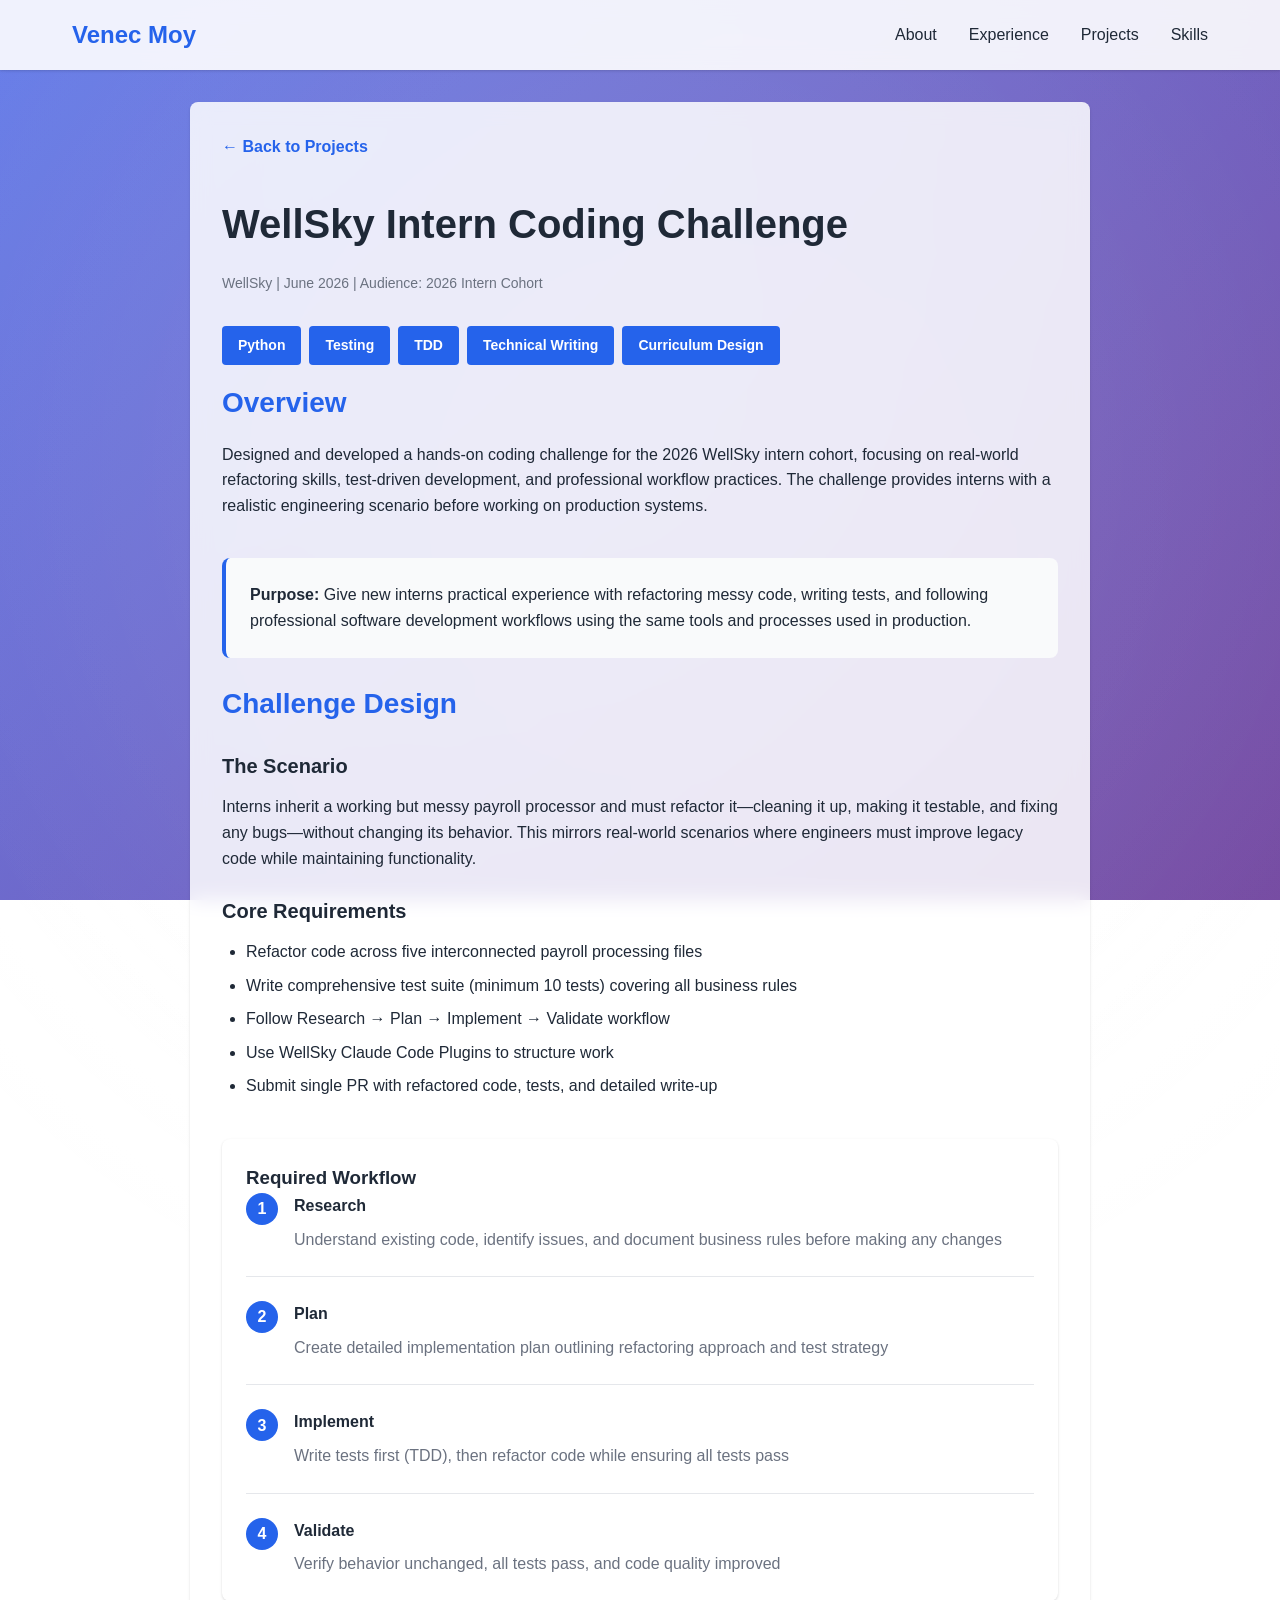
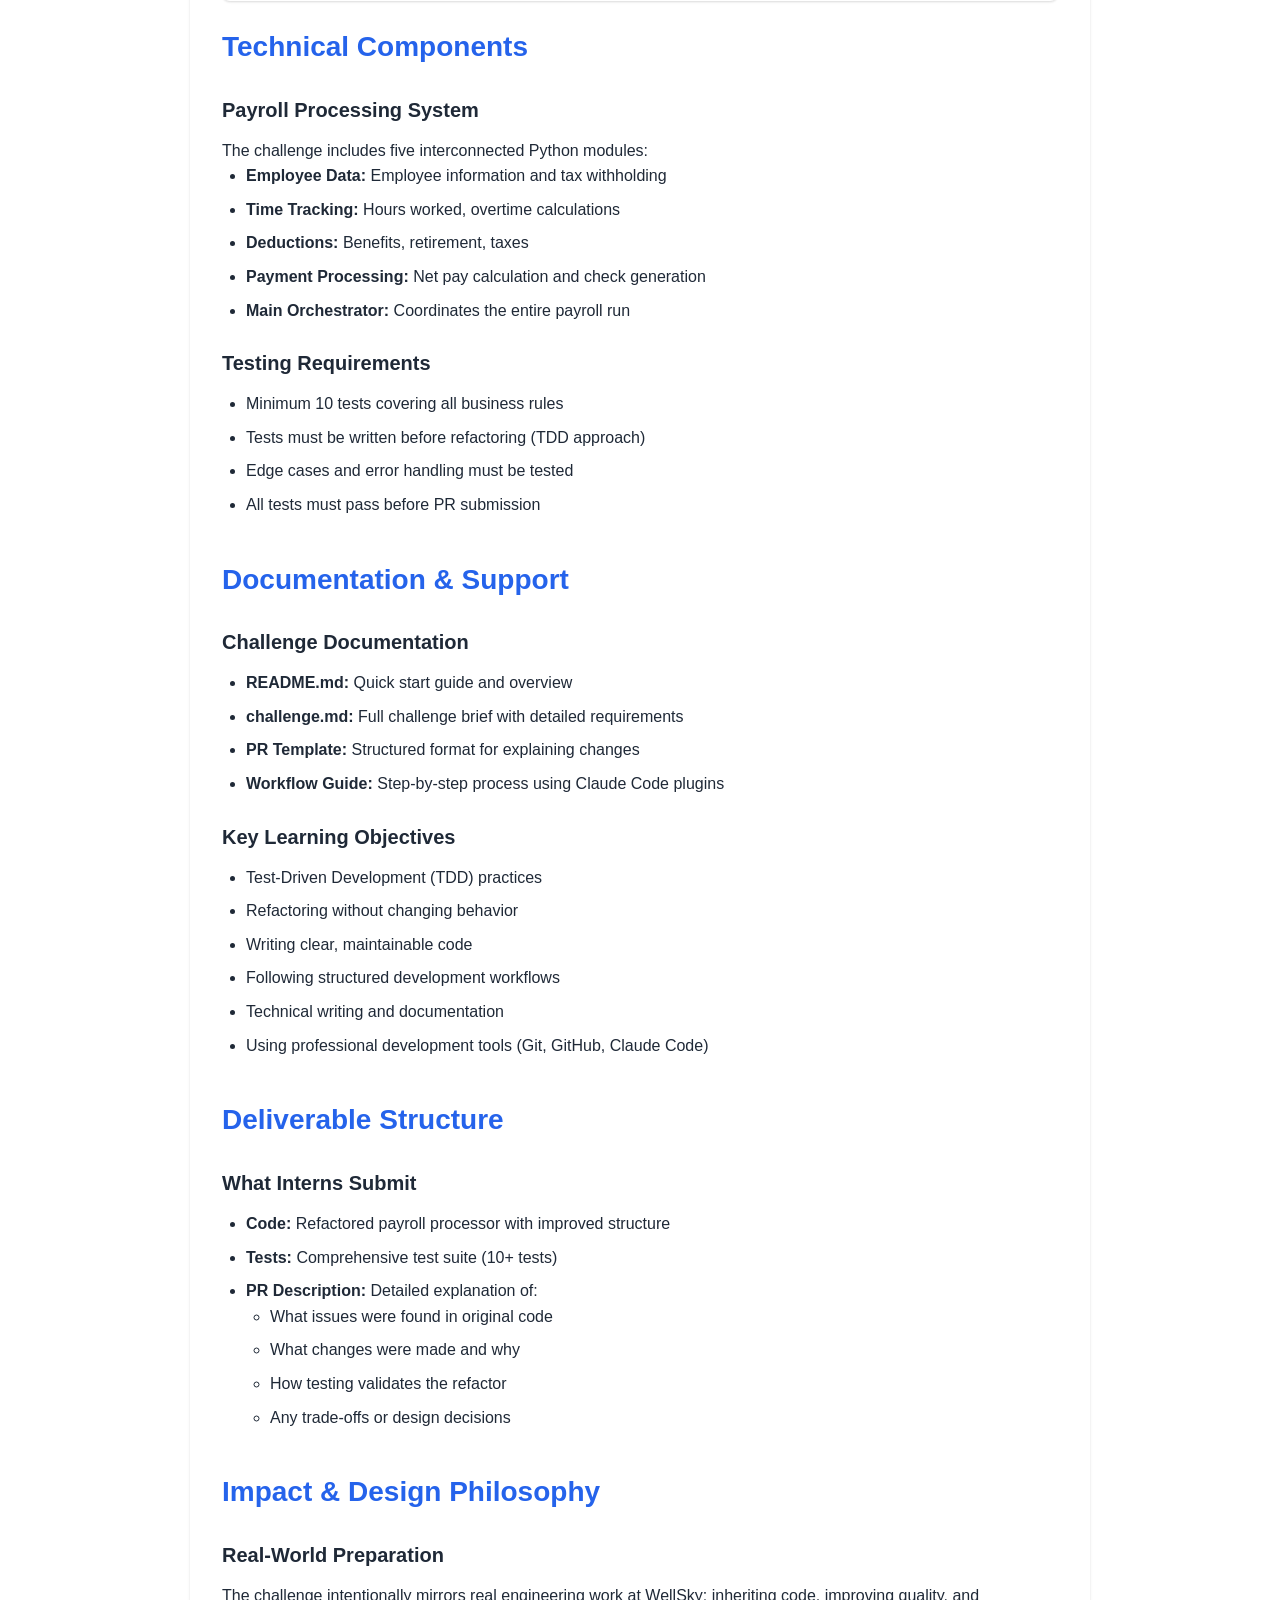
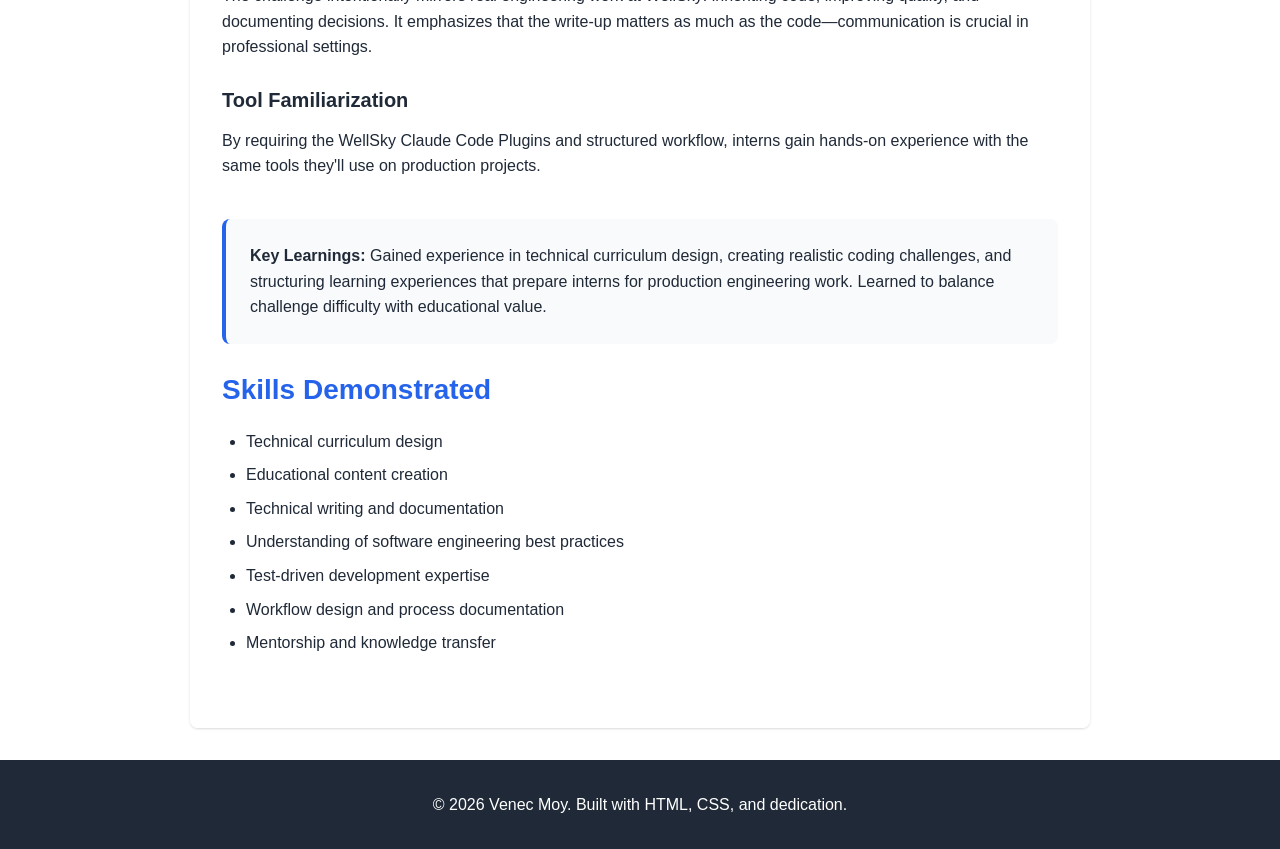
<file: projects/intern-quiz.html>
<!DOCTYPE html>
<html lang="en">
<head>
    <meta charset="UTF-8">
    <meta name="viewport" content="width=device-width, initial-scale=1.0">
    <title>Intern Coding Challenge - Venec Moy</title>
    <link rel="stylesheet" href="../styles.css">
    <style>
        .project-detail {
            max-width: 900px;
            margin: 2rem auto;
            padding: 2rem;
            background: rgba(255, 255, 255, 0.85);
            backdrop-filter: blur(10px);
            border-radius: 0.5rem;
            box-shadow: var(--card-shadow);
        }
        .back-link {
            display: inline-block;
            margin-bottom: 2rem;
            color: var(--primary-color);
            text-decoration: none;
            font-weight: 600;
        }
        .back-link:hover {
            color: var(--secondary-color);
        }
        .project-detail h1 {
            font-size: 2.5rem;
            margin-bottom: 1rem;
            color: var(--text-color);
        }
        .meta-info {
            color: var(--text-light);
            margin-bottom: 2rem;
            font-size: 0.875rem;
        }
        .section-block {
            margin-bottom: 2.5rem;
        }
        .section-block h2 {
            font-size: 1.75rem;
            margin-bottom: 1rem;
            color: var(--primary-color);
            text-align: left;
        }
        .section-block h3 {
            font-size: 1.25rem;
            margin-top: 1.5rem;
            margin-bottom: 0.75rem;
            color: var(--text-color);
        }
        .section-block ul {
            margin-left: 1.5rem;
            margin-bottom: 1rem;
        }
        .section-block li {
            margin-bottom: 0.5rem;
            line-height: 1.6;
        }
        .highlight-box {
            background-color: var(--bg-light);
            padding: 1.5rem;
            border-radius: 0.5rem;
            border-left: 4px solid var(--primary-color);
            margin: 1.5rem 0;
        }
        .tech-stack-large {
            display: flex;
            flex-wrap: wrap;
            gap: 0.5rem;
            margin: 1rem 0;
        }
        .tech-tag-large {
            background-color: var(--primary-color);
            color: white;
            padding: 0.5rem 1rem;
            border-radius: 0.25rem;
            font-size: 0.875rem;
            font-weight: 600;
        }
        .workflow-steps {
            background: white;
            padding: 1.5rem;
            border-radius: 0.5rem;
            box-shadow: var(--card-shadow);
            margin: 1.5rem 0;
        }
        .workflow-step {
            display: flex;
            gap: 1rem;
            margin-bottom: 1.5rem;
            padding-bottom: 1.5rem;
            border-bottom: 1px solid var(--border-color);
        }
        .workflow-step:last-child {
            border-bottom: none;
            margin-bottom: 0;
            padding-bottom: 0;
        }
        .step-number {
            background-color: var(--primary-color);
            color: white;
            width: 2rem;
            height: 2rem;
            border-radius: 50%;
            display: flex;
            align-items: center;
            justify-content: center;
            font-weight: 700;
            flex-shrink: 0;
        }
        .step-content h4 {
            margin: 0 0 0.5rem 0;
            color: var(--text-color);
        }
        .step-content p {
            margin: 0;
            color: var(--text-light);
        }
    </style>
</head>
<body>
    <div class="wave-backdrop"></div>

    <nav class="navbar">
        <div class="container">
            <h1 class="logo">Venec Moy</h1>
            <ul class="nav-links">
                <li><a href="../index.html#about">About</a></li>
                <li><a href="../index.html#experience">Experience</a></li>
                <li><a href="../index.html#projects">Projects</a></li>
                <li><a href="../index.html#skills">Skills</a></li>
            </ul>
        </div>
    </nav>

    <div class="project-detail">
        <a href="../index.html#projects" class="back-link">← Back to Projects</a>

        <h1>WellSky Intern Coding Challenge</h1>
        <div class="meta-info">
            WellSky | June 2026 | Audience: 2026 Intern Cohort
        </div>

        <div class="tech-stack-large">
            <span class="tech-tag-large">Python</span>
            <span class="tech-tag-large">Testing</span>
            <span class="tech-tag-large">TDD</span>
            <span class="tech-tag-large">Technical Writing</span>
            <span class="tech-tag-large">Curriculum Design</span>
        </div>

        <div class="section-block">
            <h2>Overview</h2>
            <p>
                Designed and developed a hands-on coding challenge for the 2026 WellSky intern cohort,
                focusing on real-world refactoring skills, test-driven development, and professional
                workflow practices. The challenge provides interns with a realistic engineering scenario
                before working on production systems.
            </p>
        </div>

        <div class="highlight-box">
            <strong>Purpose:</strong> Give new interns practical experience with refactoring messy code,
            writing tests, and following professional software development workflows using the same tools
            and processes used in production.
        </div>

        <div class="section-block">
            <h2>Challenge Design</h2>

            <h3>The Scenario</h3>
            <p>
                Interns inherit a working but messy payroll processor and must refactor it—cleaning it up,
                making it testable, and fixing any bugs—without changing its behavior. This mirrors
                real-world scenarios where engineers must improve legacy code while maintaining functionality.
            </p>

            <h3>Core Requirements</h3>
            <ul>
                <li>Refactor code across five interconnected payroll processing files</li>
                <li>Write comprehensive test suite (minimum 10 tests) covering all business rules</li>
                <li>Follow Research → Plan → Implement → Validate workflow</li>
                <li>Use WellSky Claude Code Plugins to structure work</li>
                <li>Submit single PR with refactored code, tests, and detailed write-up</li>
            </ul>
        </div>

        <div class="workflow-steps">
            <h3 style="margin-top: 0;">Required Workflow</h3>

            <div class="workflow-step">
                <div class="step-number">1</div>
                <div class="step-content">
                    <h4>Research</h4>
                    <p>Understand existing code, identify issues, and document business rules before making any changes</p>
                </div>
            </div>

            <div class="workflow-step">
                <div class="step-number">2</div>
                <div class="step-content">
                    <h4>Plan</h4>
                    <p>Create detailed implementation plan outlining refactoring approach and test strategy</p>
                </div>
            </div>

            <div class="workflow-step">
                <div class="step-number">3</div>
                <div class="step-content">
                    <h4>Implement</h4>
                    <p>Write tests first (TDD), then refactor code while ensuring all tests pass</p>
                </div>
            </div>

            <div class="workflow-step">
                <div class="step-number">4</div>
                <div class="step-content">
                    <h4>Validate</h4>
                    <p>Verify behavior unchanged, all tests pass, and code quality improved</p>
                </div>
            </div>
        </div>

        <div class="section-block">
            <h2>Technical Components</h2>

            <h3>Payroll Processing System</h3>
            <p>The challenge includes five interconnected Python modules:</p>
            <ul>
                <li><strong>Employee Data:</strong> Employee information and tax withholding</li>
                <li><strong>Time Tracking:</strong> Hours worked, overtime calculations</li>
                <li><strong>Deductions:</strong> Benefits, retirement, taxes</li>
                <li><strong>Payment Processing:</strong> Net pay calculation and check generation</li>
                <li><strong>Main Orchestrator:</strong> Coordinates the entire payroll run</li>
            </ul>

            <h3>Testing Requirements</h3>
            <ul>
                <li>Minimum 10 tests covering all business rules</li>
                <li>Tests must be written before refactoring (TDD approach)</li>
                <li>Edge cases and error handling must be tested</li>
                <li>All tests must pass before PR submission</li>
            </ul>
        </div>

        <div class="section-block">
            <h2>Documentation & Support</h2>

            <h3>Challenge Documentation</h3>
            <ul>
                <li><strong>README.md:</strong> Quick start guide and overview</li>
                <li><strong>challenge.md:</strong> Full challenge brief with detailed requirements</li>
                <li><strong>PR Template:</strong> Structured format for explaining changes</li>
                <li><strong>Workflow Guide:</strong> Step-by-step process using Claude Code plugins</li>
            </ul>

            <h3>Key Learning Objectives</h3>
            <ul>
                <li>Test-Driven Development (TDD) practices</li>
                <li>Refactoring without changing behavior</li>
                <li>Writing clear, maintainable code</li>
                <li>Following structured development workflows</li>
                <li>Technical writing and documentation</li>
                <li>Using professional development tools (Git, GitHub, Claude Code)</li>
            </ul>
        </div>

        <div class="section-block">
            <h2>Deliverable Structure</h2>

            <h3>What Interns Submit</h3>
            <ul>
                <li><strong>Code:</strong> Refactored payroll processor with improved structure</li>
                <li><strong>Tests:</strong> Comprehensive test suite (10+ tests)</li>
                <li><strong>PR Description:</strong> Detailed explanation of:
                    <ul>
                        <li>What issues were found in original code</li>
                        <li>What changes were made and why</li>
                        <li>How testing validates the refactor</li>
                        <li>Any trade-offs or design decisions</li>
                    </ul>
                </li>
            </ul>
        </div>

        <div class="section-block">
            <h2>Impact & Design Philosophy</h2>

            <h3>Real-World Preparation</h3>
            <p>
                The challenge intentionally mirrors real engineering work at WellSky: inheriting code,
                improving quality, and documenting decisions. It emphasizes that the write-up matters
                as much as the code—communication is crucial in professional settings.
            </p>

            <h3>Tool Familiarization</h3>
            <p>
                By requiring the WellSky Claude Code Plugins and structured workflow, interns gain
                hands-on experience with the same tools they'll use on production projects.
            </p>
        </div>

        <div class="highlight-box">
            <strong>Key Learnings:</strong> Gained experience in technical curriculum design, creating
            realistic coding challenges, and structuring learning experiences that prepare interns for
            production engineering work. Learned to balance challenge difficulty with educational value.
        </div>

        <div class="section-block">
            <h2>Skills Demonstrated</h2>
            <ul>
                <li>Technical curriculum design</li>
                <li>Educational content creation</li>
                <li>Technical writing and documentation</li>
                <li>Understanding of software engineering best practices</li>
                <li>Test-driven development expertise</li>
                <li>Workflow design and process documentation</li>
                <li>Mentorship and knowledge transfer</li>
            </ul>
        </div>
    </div>

    <footer class="footer">
        <div class="container">
            <p>&copy; 2026 Venec Moy. Built with HTML, CSS, and dedication.</p>
        </div>
    </footer>
</body>
</html>
</file>
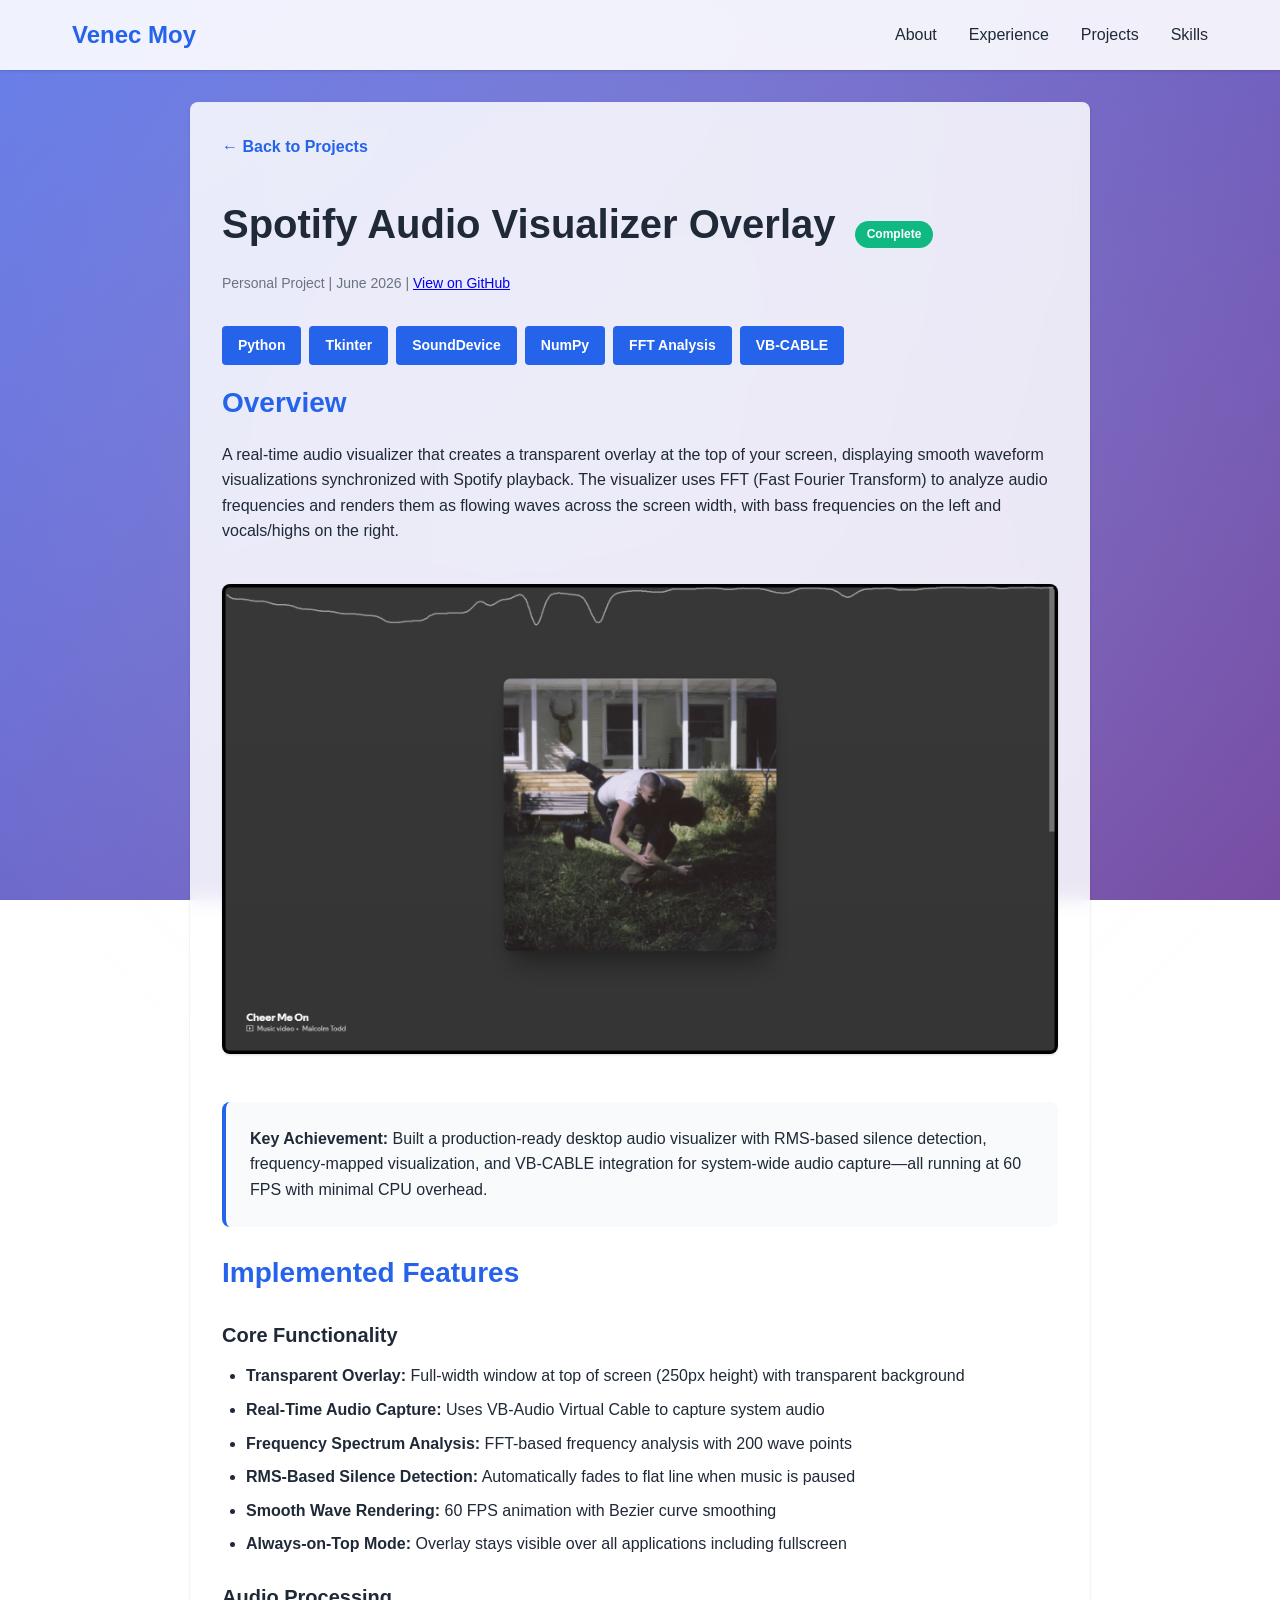
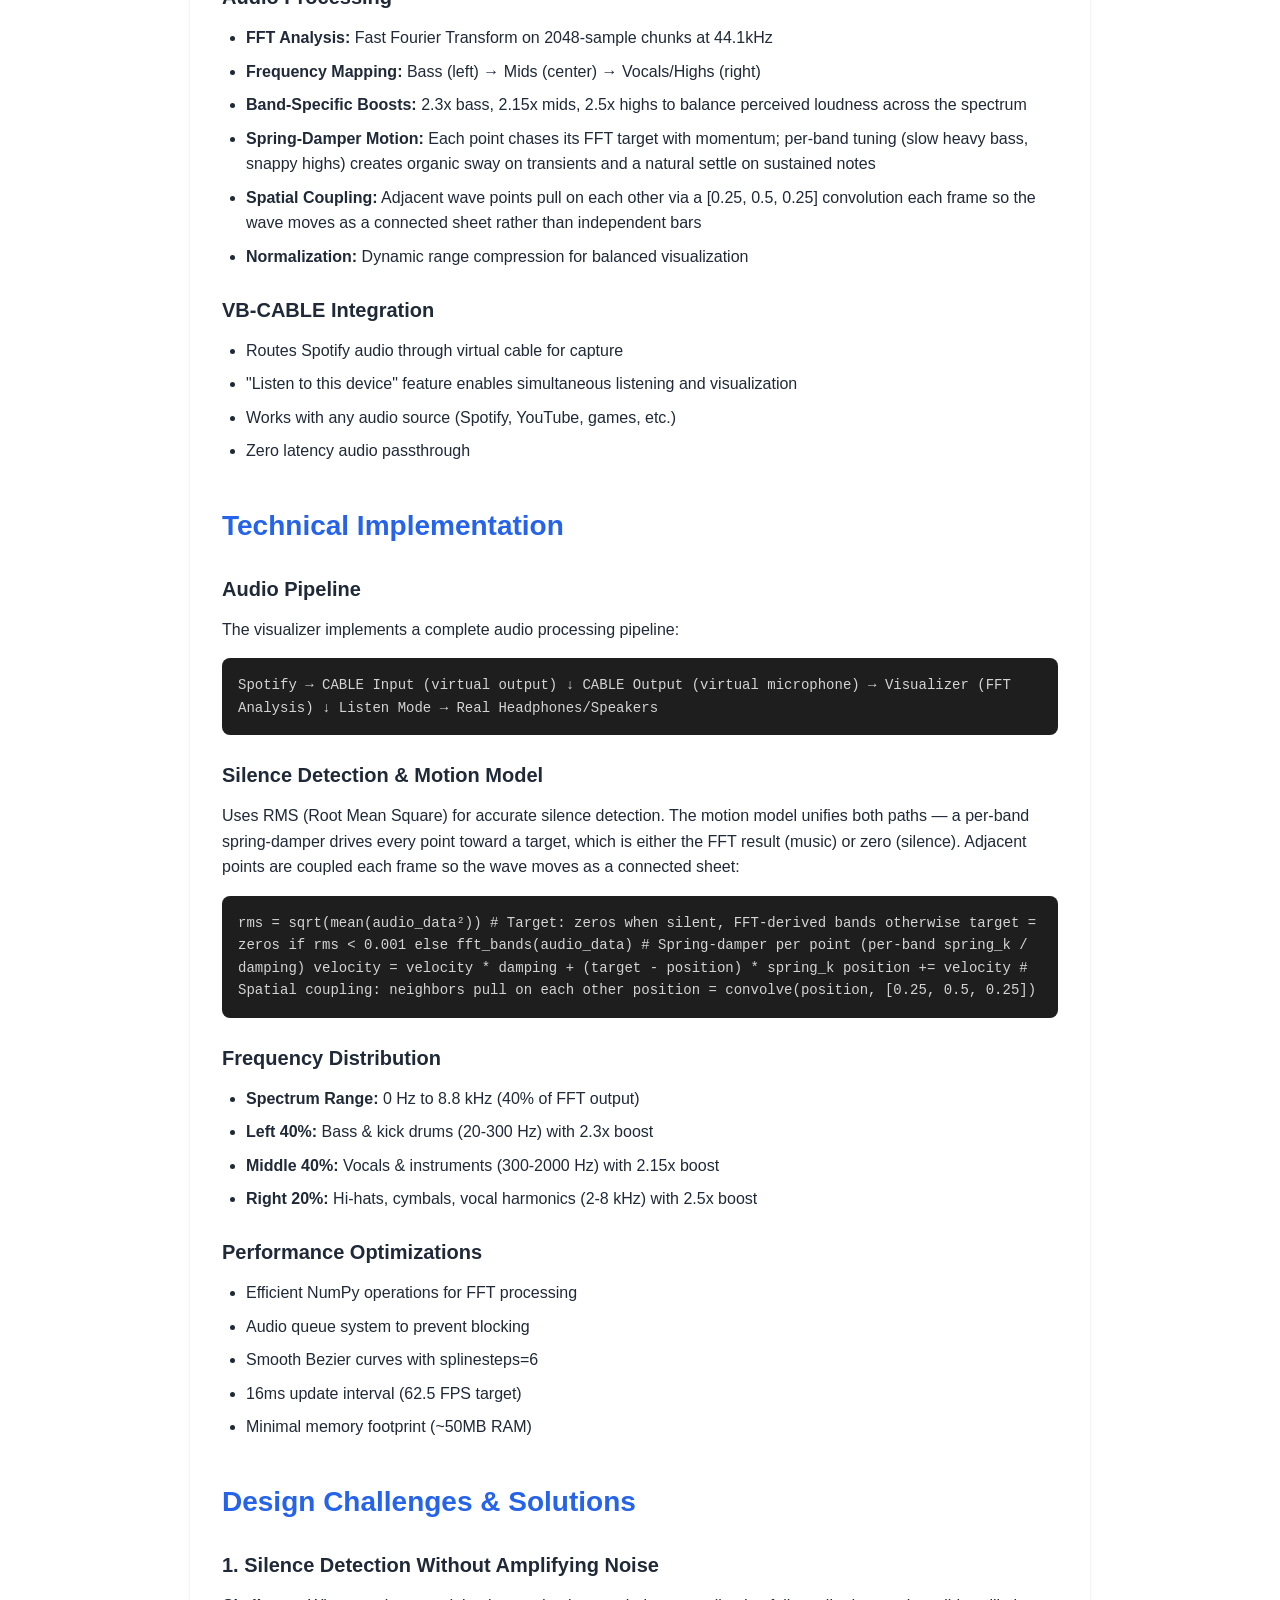
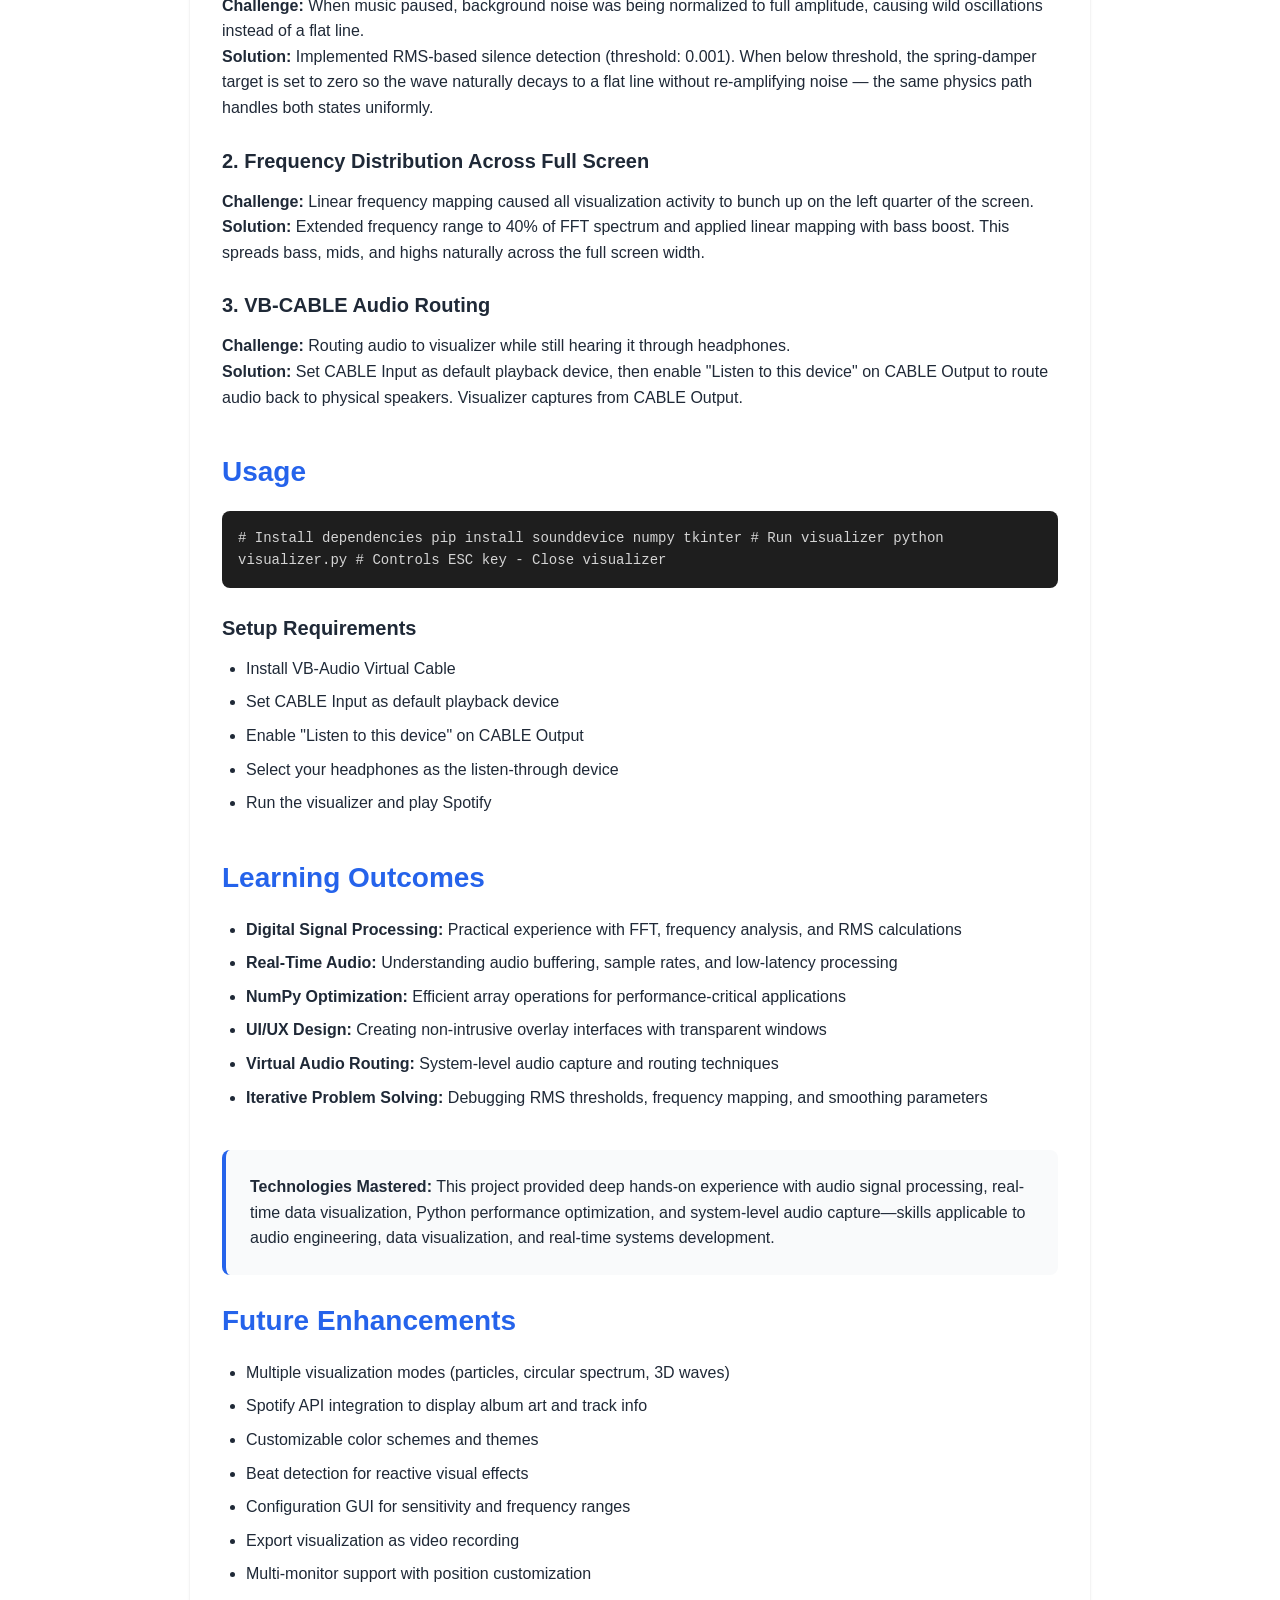
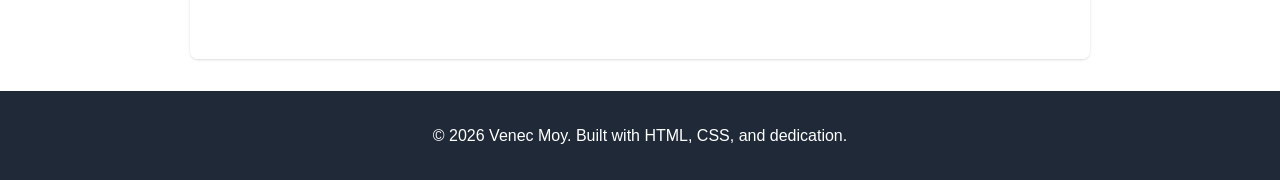
<file: projects/spotify-visualizer.html>
<!DOCTYPE html>
<html lang="en">
<head>
    <meta charset="UTF-8">
    <meta name="viewport" content="width=device-width, initial-scale=1.0">
    <title>Spotify Audio Visualizer - Venec Moy</title>
    <link rel="stylesheet" href="../styles.css">
    <style>
        .project-detail {
            max-width: 900px;
            margin: 2rem auto;
            padding: 2rem;
            background: rgba(255, 255, 255, 0.85);
            backdrop-filter: blur(10px);
            border-radius: 0.5rem;
            box-shadow: var(--card-shadow);
        }
        .back-link {
            display: inline-block;
            margin-bottom: 2rem;
            color: var(--primary-color);
            text-decoration: none;
            font-weight: 600;
        }
        .back-link:hover {
            color: var(--secondary-color);
        }
        .project-detail h1 {
            font-size: 2.5rem;
            margin-bottom: 1rem;
            color: var(--text-color);
        }
        .meta-info {
            color: var(--text-light);
            margin-bottom: 2rem;
            font-size: 0.875rem;
        }
        .section-block {
            margin-bottom: 2.5rem;
        }
        .section-block h2 {
            font-size: 1.75rem;
            margin-bottom: 1rem;
            color: var(--primary-color);
            text-align: left;
        }
        .section-block h3 {
            font-size: 1.25rem;
            margin-top: 1.5rem;
            margin-bottom: 0.75rem;
            color: var(--text-color);
        }
        .section-block ul {
            margin-left: 1.5rem;
            margin-bottom: 1rem;
        }
        .section-block li {
            margin-bottom: 0.5rem;
            line-height: 1.6;
        }
        .highlight-box {
            background-color: var(--bg-light);
            padding: 1.5rem;
            border-radius: 0.5rem;
            border-left: 4px solid var(--primary-color);
            margin: 1.5rem 0;
        }
        .complete-badge {
            display: inline-block;
            background-color: #10b981;
            color: white;
            padding: 0.25rem 0.75rem;
            border-radius: 9999px;
            font-size: 0.75rem;
            font-weight: 600;
            margin-left: 0.5rem;
        }
        .tech-stack-large {
            display: flex;
            flex-wrap: wrap;
            gap: 0.5rem;
            margin: 1rem 0;
        }
        .tech-tag-large {
            background-color: var(--primary-color);
            color: white;
            padding: 0.5rem 1rem;
            border-radius: 0.25rem;
            font-size: 0.875rem;
            font-weight: 600;
        }
        .code-block {
            background-color: #1e1e1e;
            color: #d4d4d4;
            padding: 1rem;
            border-radius: 0.5rem;
            overflow-x: auto;
            margin: 1rem 0;
            font-family: 'Courier New', monospace;
            font-size: 0.875rem;
        }
    </style>
</head>
<body>
    <div class="wave-backdrop"></div>

    <nav class="navbar">
        <div class="container">
            <h1 class="logo">Venec Moy</h1>
            <ul class="nav-links">
                <li><a href="../index.html#about">About</a></li>
                <li><a href="../index.html#experience">Experience</a></li>
                <li><a href="../index.html#projects">Projects</a></li>
                <li><a href="../index.html#skills">Skills</a></li>
            </ul>
        </div>
    </nav>

    <div class="project-detail">
        <a href="../index.html#projects" class="back-link">← Back to Projects</a>

        <h1>
            Spotify Audio Visualizer Overlay
            <span class="complete-badge">Complete</span>
        </h1>
        <div class="meta-info">
            Personal Project | June 2026 | <a href="https://github.com/venecsmoy/spotify-wave-visualizer" target="_blank">View on GitHub</a>
        </div>

        <div class="tech-stack-large">
            <span class="tech-tag-large">Python</span>
            <span class="tech-tag-large">Tkinter</span>
            <span class="tech-tag-large">SoundDevice</span>
            <span class="tech-tag-large">NumPy</span>
            <span class="tech-tag-large">FFT Analysis</span>
            <span class="tech-tag-large">VB-CABLE</span>
        </div>

        <div class="section-block">
            <h2>Overview</h2>
            <p>
                A real-time audio visualizer that creates a transparent overlay at the top of your screen,
                displaying smooth waveform visualizations synchronized with Spotify playback. The visualizer
                uses FFT (Fast Fourier Transform) to analyze audio frequencies and renders them as flowing
                waves across the screen width, with bass frequencies on the left and vocals/highs on the right.
            </p>
        </div>

        <div class="section-block">
            <img src="../images/SPOTIFYVISUALIZER.png" alt="Spotify visualizer overlay running over a fullscreen Spotify window" style="width: 100%; height: auto; border-radius: 0.5rem; box-shadow: var(--card-shadow);">
        </div>

        <div class="highlight-box">
            <strong>Key Achievement:</strong> Built a production-ready desktop audio visualizer with
            RMS-based silence detection, frequency-mapped visualization, and VB-CABLE integration for
            system-wide audio capture—all running at 60 FPS with minimal CPU overhead.
        </div>

        <div class="section-block">
            <h2>Implemented Features</h2>

            <h3>Core Functionality</h3>
            <ul>
                <li><strong>Transparent Overlay:</strong> Full-width window at top of screen (250px height) with transparent background</li>
                <li><strong>Real-Time Audio Capture:</strong> Uses VB-Audio Virtual Cable to capture system audio</li>
                <li><strong>Frequency Spectrum Analysis:</strong> FFT-based frequency analysis with 200 wave points</li>
                <li><strong>RMS-Based Silence Detection:</strong> Automatically fades to flat line when music is paused</li>
                <li><strong>Smooth Wave Rendering:</strong> 60 FPS animation with Bezier curve smoothing</li>
                <li><strong>Always-on-Top Mode:</strong> Overlay stays visible over all applications including fullscreen</li>
            </ul>

            <h3>Audio Processing</h3>
            <ul>
                <li><strong>FFT Analysis:</strong> Fast Fourier Transform on 2048-sample chunks at 44.1kHz</li>
                <li><strong>Frequency Mapping:</strong> Bass (left) → Mids (center) → Vocals/Highs (right)</li>
                <li><strong>Band-Specific Boosts:</strong> 2.3x bass, 2.15x mids, 2.5x highs to balance perceived loudness across the spectrum</li>
                <li><strong>Spring-Damper Motion:</strong> Each point chases its FFT target with momentum; per-band tuning (slow heavy bass, snappy highs) creates organic sway on transients and a natural settle on sustained notes</li>
                <li><strong>Spatial Coupling:</strong> Adjacent wave points pull on each other via a [0.25, 0.5, 0.25] convolution each frame so the wave moves as a connected sheet rather than independent bars</li>
                <li><strong>Normalization:</strong> Dynamic range compression for balanced visualization</li>
            </ul>

            <h3>VB-CABLE Integration</h3>
            <ul>
                <li>Routes Spotify audio through virtual cable for capture</li>
                <li>"Listen to this device" feature enables simultaneous listening and visualization</li>
                <li>Works with any audio source (Spotify, YouTube, games, etc.)</li>
                <li>Zero latency audio passthrough</li>
            </ul>
        </div>

        <div class="section-block">
            <h2>Technical Implementation</h2>

            <h3>Audio Pipeline</h3>
            <p>The visualizer implements a complete audio processing pipeline:</p>
            <div class="code-block">
Spotify → CABLE Input (virtual output)
    ↓
CABLE Output (virtual microphone) → Visualizer (FFT Analysis)
    ↓
Listen Mode → Real Headphones/Speakers
            </div>

            <h3>Silence Detection &amp; Motion Model</h3>
            <p>Uses RMS (Root Mean Square) for accurate silence detection. The motion model unifies both paths — a per-band spring-damper drives every point toward a target, which is either the FFT result (music) or zero (silence). Adjacent points are coupled each frame so the wave moves as a connected sheet:</p>
            <div class="code-block">
rms = sqrt(mean(audio_data²))

# Target: zeros when silent, FFT-derived bands otherwise
target = zeros if rms < 0.001 else fft_bands(audio_data)

# Spring-damper per point (per-band spring_k / damping)
velocity = velocity * damping + (target - position) * spring_k
position += velocity

# Spatial coupling: neighbors pull on each other
position = convolve(position, [0.25, 0.5, 0.25])
            </div>

            <h3>Frequency Distribution</h3>
            <ul>
                <li><strong>Spectrum Range:</strong> 0 Hz to 8.8 kHz (40% of FFT output)</li>
                <li><strong>Left 40%:</strong> Bass & kick drums (20-300 Hz) with 2.3x boost</li>
                <li><strong>Middle 40%:</strong> Vocals & instruments (300-2000 Hz) with 2.15x boost</li>
                <li><strong>Right 20%:</strong> Hi-hats, cymbals, vocal harmonics (2-8 kHz) with 2.5x boost</li>
            </ul>

            <h3>Performance Optimizations</h3>
            <ul>
                <li>Efficient NumPy operations for FFT processing</li>
                <li>Audio queue system to prevent blocking</li>
                <li>Smooth Bezier curves with splinesteps=6</li>
                <li>16ms update interval (62.5 FPS target)</li>
                <li>Minimal memory footprint (~50MB RAM)</li>
            </ul>
        </div>

        <div class="section-block">
            <h2>Design Challenges & Solutions</h2>

            <h3>1. Silence Detection Without Amplifying Noise</h3>
            <p>
                <strong>Challenge:</strong> When music paused, background noise was being normalized to full amplitude,
                causing wild oscillations instead of a flat line.
            </p>
            <p>
                <strong>Solution:</strong> Implemented RMS-based silence detection (threshold: 0.001). When below
                threshold, the spring-damper target is set to zero so the wave naturally decays to a flat line
                without re-amplifying noise — the same physics path handles both states uniformly.
            </p>

            <h3>2. Frequency Distribution Across Full Screen</h3>
            <p>
                <strong>Challenge:</strong> Linear frequency mapping caused all visualization activity to bunch
                up on the left quarter of the screen.
            </p>
            <p>
                <strong>Solution:</strong> Extended frequency range to 40% of FFT spectrum and applied linear
                mapping with bass boost. This spreads bass, mids, and highs naturally across the full screen width.
            </p>

            <h3>3. VB-CABLE Audio Routing</h3>
            <p>
                <strong>Challenge:</strong> Routing audio to visualizer while still hearing it through headphones.
            </p>
            <p>
                <strong>Solution:</strong> Set CABLE Input as default playback device, then enable "Listen to this
                device" on CABLE Output to route audio back to physical speakers. Visualizer captures from CABLE Output.
            </p>
        </div>

        <div class="section-block">
            <h2>Usage</h2>
            <div class="code-block">
# Install dependencies
pip install sounddevice numpy tkinter

# Run visualizer
python visualizer.py

# Controls
ESC key - Close visualizer
            </div>

            <h3>Setup Requirements</h3>
            <ul>
                <li>Install VB-Audio Virtual Cable</li>
                <li>Set CABLE Input as default playback device</li>
                <li>Enable "Listen to this device" on CABLE Output</li>
                <li>Select your headphones as the listen-through device</li>
                <li>Run the visualizer and play Spotify</li>
            </ul>
        </div>

        <div class="section-block">
            <h2>Learning Outcomes</h2>
            <ul>
                <li><strong>Digital Signal Processing:</strong> Practical experience with FFT, frequency analysis, and RMS calculations</li>
                <li><strong>Real-Time Audio:</strong> Understanding audio buffering, sample rates, and low-latency processing</li>
                <li><strong>NumPy Optimization:</strong> Efficient array operations for performance-critical applications</li>
                <li><strong>UI/UX Design:</strong> Creating non-intrusive overlay interfaces with transparent windows</li>
                <li><strong>Virtual Audio Routing:</strong> System-level audio capture and routing techniques</li>
                <li><strong>Iterative Problem Solving:</strong> Debugging RMS thresholds, frequency mapping, and smoothing parameters</li>
            </ul>
        </div>

        <div class="highlight-box">
            <strong>Technologies Mastered:</strong> This project provided deep hands-on experience with
            audio signal processing, real-time data visualization, Python performance optimization, and
            system-level audio capture—skills applicable to audio engineering, data visualization, and
            real-time systems development.
        </div>

        <div class="section-block">
            <h2>Future Enhancements</h2>
            <ul>
                <li>Multiple visualization modes (particles, circular spectrum, 3D waves)</li>
                <li>Spotify API integration to display album art and track info</li>
                <li>Customizable color schemes and themes</li>
                <li>Beat detection for reactive visual effects</li>
                <li>Configuration GUI for sensitivity and frequency ranges</li>
                <li>Export visualization as video recording</li>
                <li>Multi-monitor support with position customization</li>
            </ul>
        </div>
    </div>

    <footer class="footer">
        <div class="container">
            <p>&copy; 2026 Venec Moy. Built with HTML, CSS, and dedication.</p>
        </div>
    </footer>
</body>
</html>
</file>
<file: styles.css>
* {
    margin: 0;
    padding: 0;
    box-sizing: border-box;
}

:root {
    --primary-color: #2563eb;
    --secondary-color: #1e40af;
    --text-color: #1f2937;
    --text-light: #6b7280;
    --bg-light: #f9fafb;
    --border-color: #e5e7eb;
    --card-shadow: 0 1px 3px 0 rgba(0, 0, 0, 0.1), 0 1px 2px 0 rgba(0, 0, 0, 0.06);
    --card-shadow-hover: 0 10px 15px -3px rgba(0, 0, 0, 0.1), 0 4px 6px -2px rgba(0, 0, 0, 0.05);
}

body {
    font-family: -apple-system, BlinkMacSystemFont, 'Segoe UI', Roboto, 'Helvetica Neue', Arial, sans-serif;
    line-height: 1.6;
    color: var(--text-color);
    position: relative;
    overflow-x: hidden;
}

/* Animated Wave Backdrop */
.wave-backdrop {
    position: fixed;
    top: 0;
    left: 0;
    width: 100%;
    height: 100%;
    z-index: -1;
    background: linear-gradient(135deg, #667eea 0%, #764ba2 25%, #f093fb 50%, #4facfe 75%, #00f2fe 100%);
    background-size: 400% 400%;
    animation: gradientShift 15s ease infinite;
}

.wave-backdrop::before,
.wave-backdrop::after {
    content: '';
    position: absolute;
    width: 200%;
    height: 200%;
    top: -50%;
    left: -50%;
    background: radial-gradient(circle, rgba(255, 255, 255, 0.1) 0%, transparent 50%);
    animation: wave 20s linear infinite;
}

.wave-backdrop::after {
    animation: wave 25s linear infinite reverse;
    background: radial-gradient(circle, rgba(255, 255, 255, 0.05) 0%, transparent 60%);
}

@keyframes gradientShift {
    0% {
        background-position: 0% 50%;
    }
    50% {
        background-position: 100% 50%;
    }
    100% {
        background-position: 0% 50%;
    }
}

@keyframes wave {
    0% {
        transform: rotate(0deg) translate(-10%, -10%);
    }
    100% {
        transform: rotate(360deg) translate(-10%, -10%);
    }
}

.container {
    max-width: 1200px;
    margin: 0 auto;
    padding: 0 2rem;
}

/* Navbar */
.navbar {
    background: rgba(255, 255, 255, 0.9);
    backdrop-filter: blur(10px);
    box-shadow: var(--card-shadow);
    position: sticky;
    top: 0;
    z-index: 100;
}

.navbar .container {
    display: flex;
    justify-content: space-between;
    align-items: center;
    padding: 1rem 2rem;
}

.logo {
    font-size: 1.5rem;
    font-weight: 700;
    color: var(--primary-color);
}

.nav-links {
    display: flex;
    list-style: none;
    gap: 2rem;
}

.nav-links a {
    text-decoration: none;
    color: var(--text-color);
    font-weight: 500;
    transition: color 0.3s;
}

.nav-links a:hover {
    color: var(--primary-color);
}

/* Hero Section */
.hero {
    background: linear-gradient(135deg, var(--primary-color) 0%, var(--secondary-color) 100%);
    color: white;
    padding: 6rem 0;
    text-align: center;
}

.hero h1 {
    font-size: 3.5rem;
    margin-bottom: 1rem;
    font-weight: 700;
}

.hero .subtitle {
    font-size: 1.5rem;
    margin-bottom: 0.5rem;
    opacity: 0.95;
}

.hero .tagline {
    font-size: 1.125rem;
    opacity: 0.9;
}

/* Sections */
.section {
    padding: 4rem 0;
    position: relative;
}

.section h2 {
    font-size: 2.5rem;
    margin-bottom: 2rem;
    text-align: center;
    color: var(--text-color);
}

.bg-light {
    background-color: rgba(249, 250, 251, 0.7);
    backdrop-filter: blur(10px);
}

/* Timeline */
.timeline {
    position: relative;
    padding-left: 2rem;
}

.timeline-item {
    position: relative;
    padding-bottom: 2rem;
}

.timeline-dot {
    position: absolute;
    left: -2.5rem;
    top: 0.5rem;
    width: 1rem;
    height: 1rem;
    background-color: var(--primary-color);
    border-radius: 50%;
    border: 3px solid white;
    box-shadow: 0 0 0 3px var(--primary-color);
}

.timeline-content h3 {
    font-size: 1.5rem;
    margin-bottom: 0.25rem;
    color: var(--text-color);
}

.timeline-content h4 {
    font-size: 1.25rem;
    color: var(--primary-color);
    margin-bottom: 0.5rem;
}

.timeline-content .date {
    color: var(--text-light);
    font-size: 0.875rem;
    margin-bottom: 1rem;
}

.timeline-content ul {
    margin-left: 1.5rem;
}

.timeline-content li {
    margin-bottom: 0.5rem;
    color: var(--text-color);
}

/* Project Categories */
.project-category-title {
    font-size: 1.5rem;
    color: var(--text-color);
    margin-top: 5rem;
    margin-bottom: 1.5rem;
    padding-bottom: 0.5rem;
    border-bottom: 2px solid var(--primary-color);
    font-weight: 600;
}

.project-category-title:first-of-type {
    margin-top: 2rem;
}

/* Projects Grid */
.projects-grid {
    display: flex;
    flex-direction: column;
    gap: 2rem;
    margin-bottom: 2rem;
}

.projects-grid-compact {
    display: grid;
    grid-template-columns: repeat(auto-fit, minmax(300px, 1fr));
    gap: 2rem;
    margin-bottom: 2rem;
}

.project-card {
    background: rgba(255, 255, 255, 0.85);
    backdrop-filter: blur(10px);
    border-radius: 0.5rem;
    padding: 1.5rem;
    box-shadow: var(--card-shadow);
    transition: transform 0.3s, box-shadow 0.3s;
}

.project-card:hover {
    transform: translateY(-4px);
    box-shadow: var(--card-shadow-hover);
}

.project-card-full {
    background: rgba(255, 255, 255, 0.85);
    backdrop-filter: blur(10px);
    border-radius: 0.5rem;
    padding: 2rem;
    box-shadow: var(--card-shadow);
    transition: box-shadow 0.3s;
}

.project-card-full:hover {
    box-shadow: var(--card-shadow-hover);
}

.project-full-details {
    margin-top: 1.5rem;
    padding-top: 1.5rem;
    border-top: 2px solid var(--border-color);
}

.project-header {
    display: flex;
    justify-content: space-between;
    align-items: flex-start;
    margin-bottom: 1rem;
    gap: 1rem;
}

.project-title-with-logo {
    display: flex;
    align-items: center;
    gap: 0.75rem;
    flex: 1;
}

.project-logo {
    width: 32px;
    height: 32px;
    object-fit: contain;
    flex-shrink: 0;
}

.project-header h3 {
    font-size: 1.25rem;
    color: var(--text-color);
    flex: 1;
}

.project-tag {
    background-color: var(--primary-color);
    color: white;
    padding: 0.25rem 0.75rem;
    border-radius: 9999px;
    font-size: 0.75rem;
    font-weight: 600;
    white-space: nowrap;
    margin-left: 0.5rem;
}

.project-description {
    color: var(--text-light);
    margin-bottom: 1rem;
    line-height: 1.6;
}

.tech-stack {
    display: flex;
    flex-wrap: wrap;
    gap: 0.5rem;
    margin-bottom: 1rem;
}

.tech-tag {
    background-color: var(--bg-light);
    color: var(--text-color);
    padding: 0.25rem 0.75rem;
    border-radius: 0.25rem;
    font-size: 0.875rem;
    border: 1px solid var(--border-color);
}

.project-link {
    color: var(--primary-color);
    text-decoration: none;
    font-weight: 600;
    display: inline-block;
    transition: color 0.3s;
}

.project-link:hover {
    color: var(--secondary-color);
}

/* Skills Grid */
.skills-grid {
    display: grid;
    grid-template-columns: repeat(auto-fit, minmax(250px, 1fr));
    gap: 2rem;
    margin-top: 2rem;
}

.skill-category {
    background: rgba(255, 255, 255, 0.85);
    backdrop-filter: blur(10px);
    padding: 1.5rem;
    border-radius: 0.5rem;
    box-shadow: var(--card-shadow);
}

.skill-category h3 {
    font-size: 1.25rem;
    margin-bottom: 1rem;
    color: var(--primary-color);
    text-align: left;
}

.skill-category ul {
    list-style: none;
}

.skill-category li {
    padding: 0.5rem 0;
    color: var(--text-color);
    border-bottom: 1px solid var(--border-color);
}

.skill-category li:last-child {
    border-bottom: none;
}

/* Connect Section */
.connect-section {
    background-color: var(--bg-light);
    padding: 4rem 0;
    text-align: center;
}

.connect-intro {
    color: var(--text-light);
    font-size: 1.125rem;
    margin-bottom: 2rem;
}

.social-links {
    display: flex;
    justify-content: center;
    gap: 2rem;
    flex-wrap: wrap;
}

.social-link {
    display: flex;
    align-items: center;
    gap: 0.75rem;
    background: rgba(255, 255, 255, 0.85);
    backdrop-filter: blur(10px);
    padding: 1rem 2rem;
    border-radius: 0.5rem;
    text-decoration: none;
    color: var(--text-color);
    font-weight: 600;
    font-size: 1.125rem;
    box-shadow: var(--card-shadow);
    transition: all 0.3s ease;
}

.social-link:hover {
    transform: translateY(-4px);
    box-shadow: var(--card-shadow-hover);
    color: var(--primary-color);
}

.social-icon {
    width: 20px;
    height: 20px;
    transition: transform 0.3s ease;
}

.social-link:hover .social-icon {
    transform: scale(1.1);
}


.detail-section {
    margin-bottom: 2rem;
}

.detail-section h4 {
    font-size: 1.25rem;
    color: var(--primary-color);
    margin-bottom: 0.75rem;
}

.detail-section h5 {
    font-size: 1rem;
    color: var(--text-color);
    margin-top: 1rem;
    margin-bottom: 0.5rem;
    font-weight: 600;
}

.detail-section p {
    color: var(--text-light);
    margin-bottom: 1rem;
    line-height: 1.6;
}

.detail-section ul {
    margin-left: 1.5rem;
    margin-bottom: 1rem;
}

.detail-section li {
    color: var(--text-color);
    margin-bottom: 0.5rem;
    line-height: 1.6;
}

.detail-section ol {
    margin-left: 1.5rem;
    margin-bottom: 1rem;
}

.detail-section code {
    background-color: #1e293b;
    color: #e2e8f0;
    padding: 0.125rem 0.375rem;
    border-radius: 0.25rem;
    font-family: 'Courier New', monospace;
    font-size: 0.875rem;
}

.detail-section a {
    color: var(--primary-color);
    text-decoration: none;
}

.detail-section a:hover {
    text-decoration: underline;
}

.highlight-note {
    background-color: #dbeafe;
    border-left: 4px solid var(--primary-color);
    padding: 1rem;
    margin: 1rem 0;
    border-radius: 0.25rem;
}

.code-snippet {
    background-color: #1e293b;
    color: #e2e8f0;
    padding: 1rem;
    border-radius: 0.25rem;
    overflow-x: auto;
    font-family: 'Courier New', monospace;
    font-size: 0.875rem;
    line-height: 1.5;
    margin: 1rem 0;
}

.challenge-item {
    background-color: var(--bg-light);
    padding: 1rem;
    border-radius: 0.25rem;
    margin-bottom: 1rem;
    color: var(--text-color);
    line-height: 1.6;
}

.github-link-section {
    margin-top: 1.5rem;
    padding-top: 1.5rem;
    border-top: 1px solid var(--border-color);
    text-align: center;
}

.github-link-btn {
    display: inline-flex;
    align-items: center;
    gap: 0.5rem;
    background-color: #24292e;
    color: white;
    padding: 0.75rem 1.5rem;
    border-radius: 0.25rem;
    text-decoration: none;
    font-weight: 600;
    transition: background-color 0.3s;
}

.github-link-btn:hover {
    background-color: #1b1f23;
}

/* Footer */
.footer {
    background-color: var(--text-color);
    color: white;
    text-align: center;
    padding: 2rem 0;
}

/* Responsive */
@media (max-width: 768px) {
    .hero h1 {
        font-size: 2.5rem;
    }

    .hero .subtitle {
        font-size: 1.25rem;
    }

    .navbar .container {
        flex-direction: column;
        gap: 1rem;
    }

    .nav-links {
        gap: 1rem;
    }

    .section h2 {
        font-size: 2rem;
    }

    .projects-grid {
        grid-template-columns: 1fr;
    }
}
</file>
